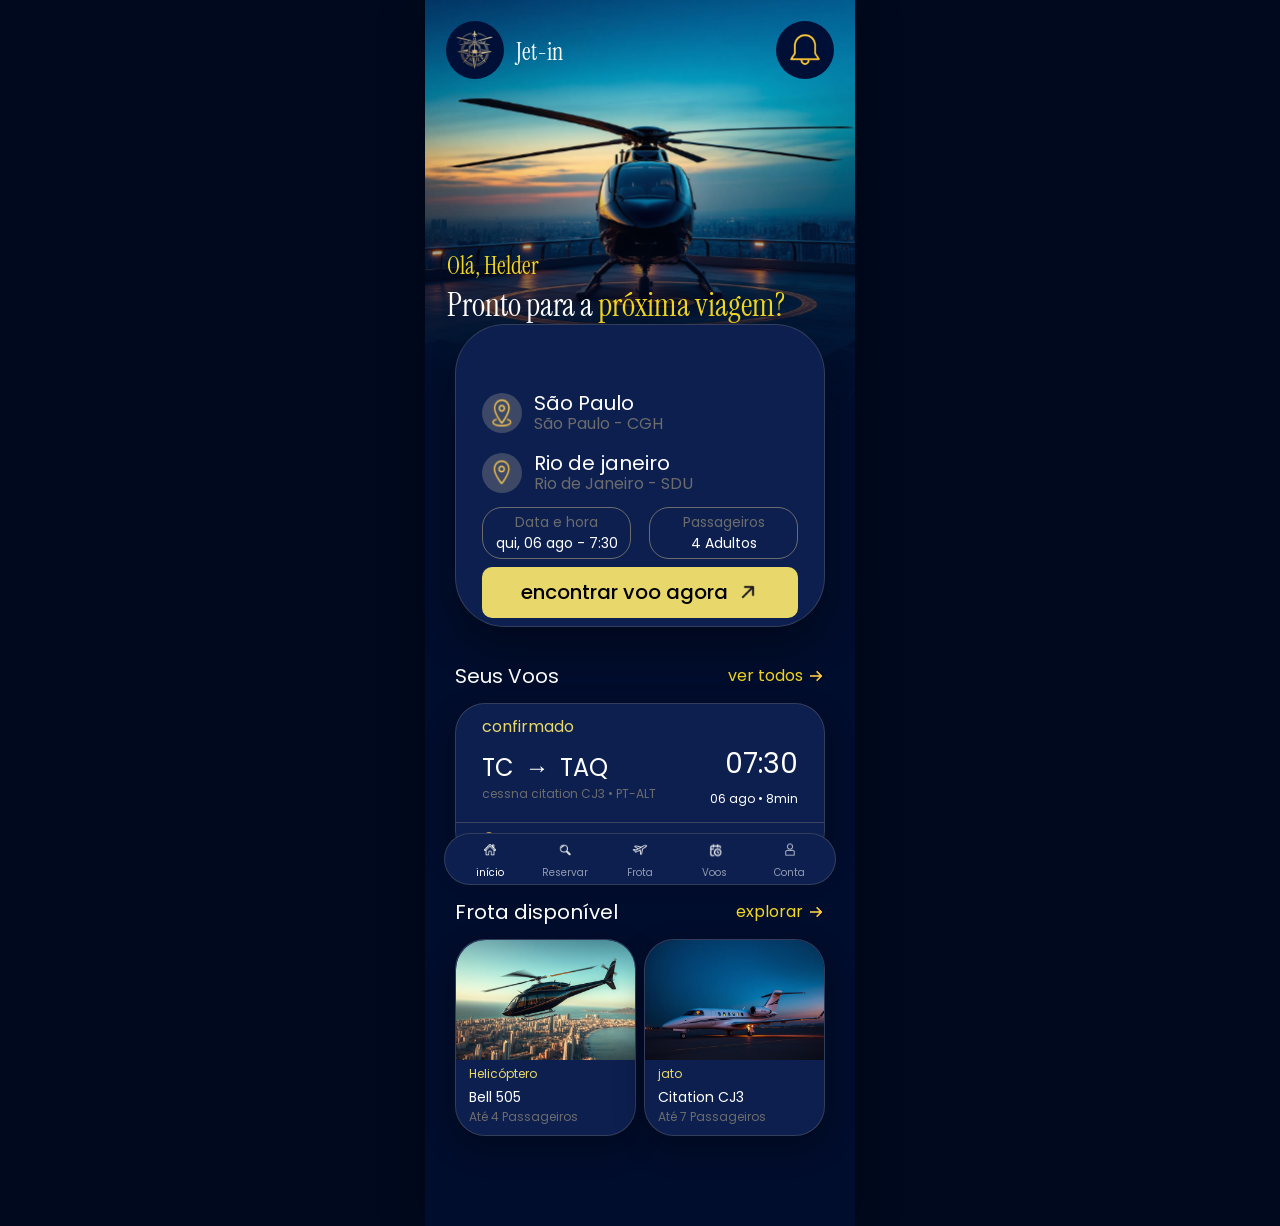
<file: index.html>
<!DOCTYPE html>
<html lang="pt-BR">
<head>
  <meta charset="UTF-8">
  <meta name="viewport" content="width=device-width, initial-scale=1.0">
  <title>Jet-in</title>
  <link rel="preconnect" href="https://fonts.googleapis.com">
  <link rel="preconnect" href="https://fonts.gstatic.com" crossorigin>
  <link href="https://fonts.googleapis.com/css2?family=Instrument+Serif&family=Poppins:wght@400;500&display=swap" rel="stylesheet">
  <link rel="stylesheet" href="CSS/style.css">
</head>
<body>
  <main class="aplicativo">

    <header class="barra-superior">
      <button class="botao-icone">
        <img src="imagens/logo.svg" alt="">
      </button>
      <span class="logo">Jet-in</span>
      <button class="botao-icone">
        <img src="imagens/notificacoes.svg" alt="Notificações">
      </button>
    </header>

    <section class="destaque">
      <div class="destaque-midia">
        <img class="destaque-imagem" src="imagens/principal.svg" alt="Helicóptero pousado em heliponto ao entardecer">
      </div>
      <div class="destaque-texto">
        <div class="saudacao">Olá, Helder</div>
        <h1>Pronto para a <span>próxima viagem?</span></h1>
      </div>
    </section>

    <section class="cartao-busca">
      <div class="linha-localizacao">
        <div class="icone-localizacao">
          <img src="imagens/origem.svg" alt="Ícone de localização de origem">
        </div>
        <div>
          <div class="nome-localizacao">São Paulo</div>
          <div class="codigo-localizacao">São Paulo - CGH</div>
        </div>
      </div>

      <div class="linha-localizacao">
        <div class="icone-localizacao">
          <img src="imagens/destino.svg" alt="Ícone de localização de destino">
        </div>
        <div>
          <div class="nome-localizacao">Rio de janeiro</div>
          <div class="codigo-localizacao">Rio de Janeiro - SDU</div>
        </div>
      </div>

      <div class="opcoes-busca">
        <div class="opcao">
          <span>Data e hora</span>
          <strong>qui, 06 ago - 7:30</strong>
        </div>
        <div class="opcao">
          <span>Passageiros</span>
          <strong>4 Adultos</strong>
        </div>
      </div>

      <a class="botao-busca" href="reserva.html">
        encontrar voo agora
        <img class="icone icone-seta" src="imagens/setacima.svg" alt="setacima">
      </a>
    </section>

    <section class="secao">
      <div class="titulo-secao">
        <h2>Seus Voos</h2>
        <a href="voos.html">ver todos <img class="icone-pequeno seta-dourada" src="imagens/setadourada.svg" alt="seta-dourada"></a>
      </div>

      <article class="cartao-voo">
        <div class="status-voo">confirmado</div>
        <div class="voo-principal">
          <div>
            <div class="rota">TC <span>→</span> TAQ</div>
            <div class="aeronave">cessna citation CJ3 • PT-ALT</div>
          </div>
          <div class="horario-voo">
            <strong>07:30</strong>
            <small>06 ago • 8min</small>
          </div>
        </div>
        <div class="rodape-voo">
          <span><img class="icone-pequeno" src="imagens/origem.svg" alt="origem"> Terminal VIP</span>
          <span><img class="icone-pequeno" src="imagens/cronometro.svg" alt="destino"> check-in 20min antes</span>
        </div>
      </article>
    </section>

    <section class="secao secao-frota">
      <div class="titulo-secao">
        <h2>Frota disponível</h2>
        <a href="frota.html">explorar <img class="icone-pequeno seta-dourada" src="imagens/setadourada.svg" alt="seta-dourada"></a>
      </div>

      <div class="frota">
        <article class="cartao-frota">
          <img src="imagens/bell.svg" alt="Helicóptero Bell 505">
          <div class="info-frota">
            <span class="tipo">Helicóptero</span>
            <strong>Bell 505</strong>
            <small>Até 4 Passageiros</small>
          </div>
        </article>

        <article class="cartao-frota">
          <img src="imagens/citation.svg" alt="Jato Citation CJ3">
          <div class="info-frota">
            <span class="tipo">jato</span>
            <strong>Citation CJ3</strong>
            <small>Até 7 Passageiros</small>
          </div>
        </article>
      </div>
    </section>

    <nav class="navegacao-inferior">
      <a class="ativo" href="index.html">
        <img class="icone" src="imagens/home.svg" alt="inicio">
        início
      </a>
      <a href="reserva.html">
        <img class="icone" src="imagens/reserva.svg" alt="reserva">
        Reservar
      </a>
      <a href="frota.html">
        <img class="icone" src="imagens/aviao.svg" alt="frota">
        Frota
      </a>
      <a href="voos.html">
        <img class="icone" src="imagens/voos.svg" alt="voos">
        Voos
      </a>
      <a href="conta.html">
        <img class="icone" src="imagens/conta.svg" alt="conta">
        Conta
      </a>
    </nav>

  </main>

</body>
</html>
</file>
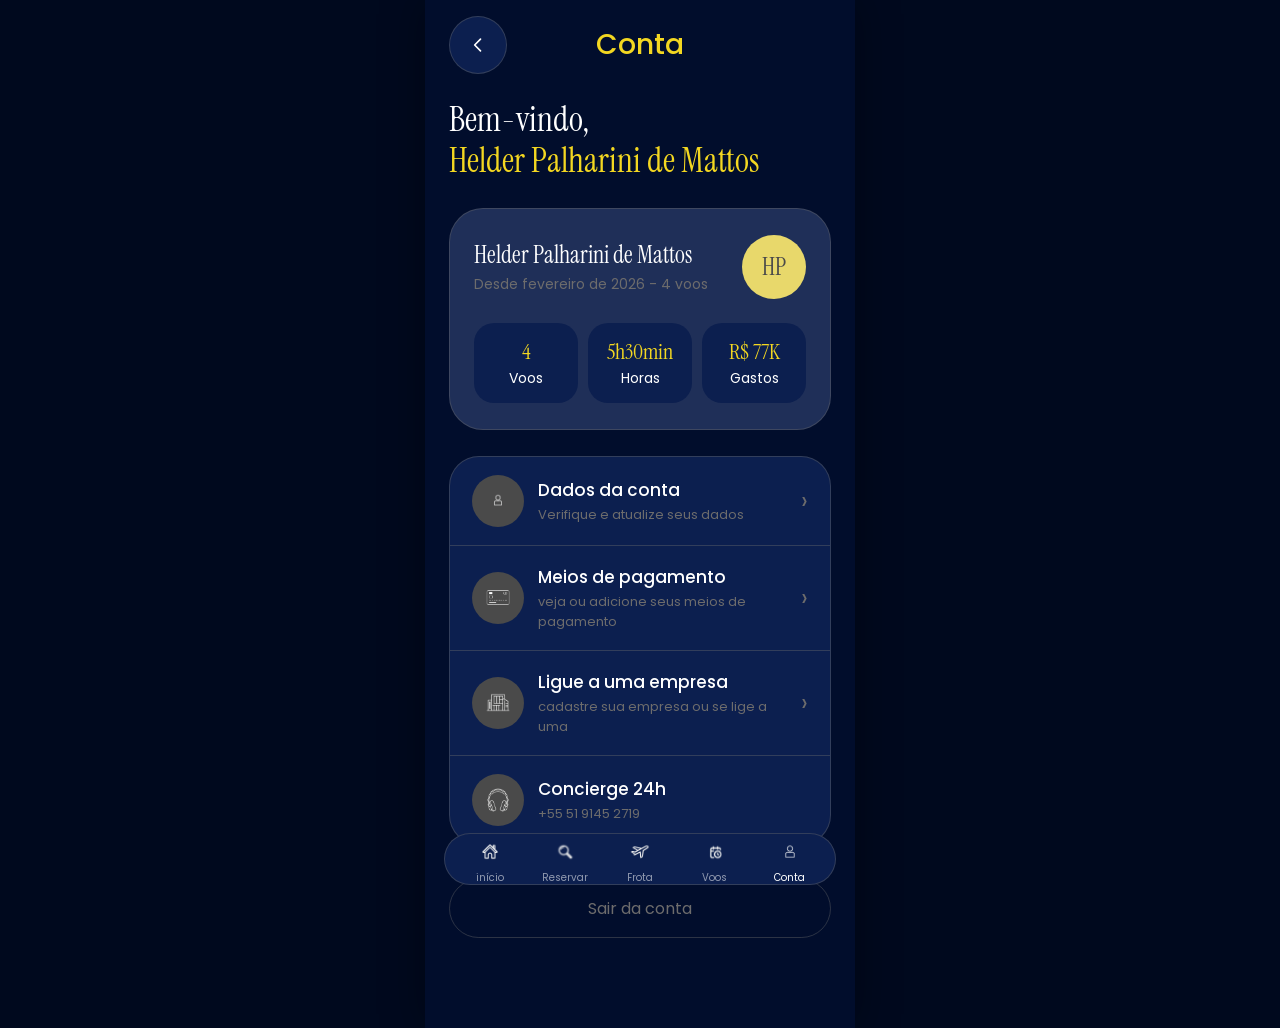
<file: conta.html>
<!DOCTYPE html>
<html lang="pt-BR">
<head>
  <meta charset="UTF-8">
  <meta name="viewport" content="width=device-width, initial-scale=1.0">
  <title>Jet-in — Conta</title>
  <link rel="preconnect" href="https://fonts.googleapis.com">
  <link rel="preconnect" href="https://fonts.gstatic.com" crossorigin>
  <link href="https://fonts.googleapis.com/css2?family=Instrument+Serif&family=Poppins:wght@400;500&display=swap" rel="stylesheet">
  <link rel="stylesheet" href="CSS/conta.css">
</head>
<body>
  <main class="aplicativo">

    <header class="cabecalho-pagina">
      <a class="botao-voltar" href="index.html">
        <img src="imagens/voltar.svg" alt="Voltar">
      </a>
      <span class="titulo-pagina-conta">Conta</span>
    </header>

    <section class="boasvindas-conta">
      <h1>Bem-vindo,<br><span>Helder Palharini de Mattos</span></h1>
    </section>

    <section class="cartao-perfil">
      <div class="perfil-cabecalho">
        <div>
          <div class="nome-perfil">Helder Palharini de Mattos</div>
          <div class="detalhe-perfil">Desde fevereiro de 2026 - 4 voos</div>
        </div>
        <div class="avatar-perfil">HP</div>
      </div>

      <div class="estatisticas-perfil">
        <div class="estatistica">
          <strong>4</strong>
          <span>Voos</span>
        </div>
        <div class="estatistica">
          <strong>5h30min</strong>
          <span>Horas</span>
        </div>
        <div class="estatistica">
          <strong>R$ 77K</strong>
          <span>Gastos</span>
        </div>
      </div>
    </section>

    <section class="lista-conta">
      <button class="item-conta">
        <div class="icone-item">
          <img src="imagens/conta.svg" alt="">
        </div>
        <div class="texto-item">
          <strong>Dados da conta</strong>
          <span>Verifique e atualize seus dados</span>
        </div>
        <span class="seta-item">›</span>
      </button>

      <button class="item-conta">
        <div class="icone-item">
          <img src="imagens/cartao.svg" alt="">
        </div>
        <div class="texto-item">
          <strong>Meios de pagamento</strong>
          <span>veja ou adicione seus meios de pagamento</span>
        </div>
        <span class="seta-item">›</span>
      </button>

      <button class="item-conta">
        <div class="icone-item">
          <img src="imagens/predio.svg" alt="">
        </div>
        <div class="texto-item">
          <strong>Ligue a uma empresa</strong>
          <span>cadastre sua empresa ou se lige a uma</span>
        </div>
        <span class="seta-item">›</span>
      </button>

      <div class="item-conta item-info">
        <div class="icone-item">
          <img src="imagens/headphone.svg" alt="">
        </div>
        <div class="texto-item">
          <strong>Concierge 24h</strong>
          <span>+55 51 9145 2719</span>
        </div>
      </div>
    </section>

    <button class="botao-sair">Sair da conta</button>

    <nav class="navegacao-inferior">
      <a href="index.html">
        <img class="icone" src="imagens/home.svg" alt="">
        início
      </a>
      <a href="reserva.html">
        <img class="icone" src="imagens/reserva.svg" alt="">
        Reservar
      </a>
      <a href="frota.html">
        <img class="icone" src="imagens/aviao.svg" alt="">
        Frota
      </a>
      <a href="voos.html">
        <img class="icone" src="imagens/voos.svg" alt="">
        Voos
      </a>
      <a class="ativo" href="conta.html">
        <img class="icone" src="imagens/conta.svg" alt="">
        Conta
      </a>
    </nav>

  </main>
</body>
</html>
</file>
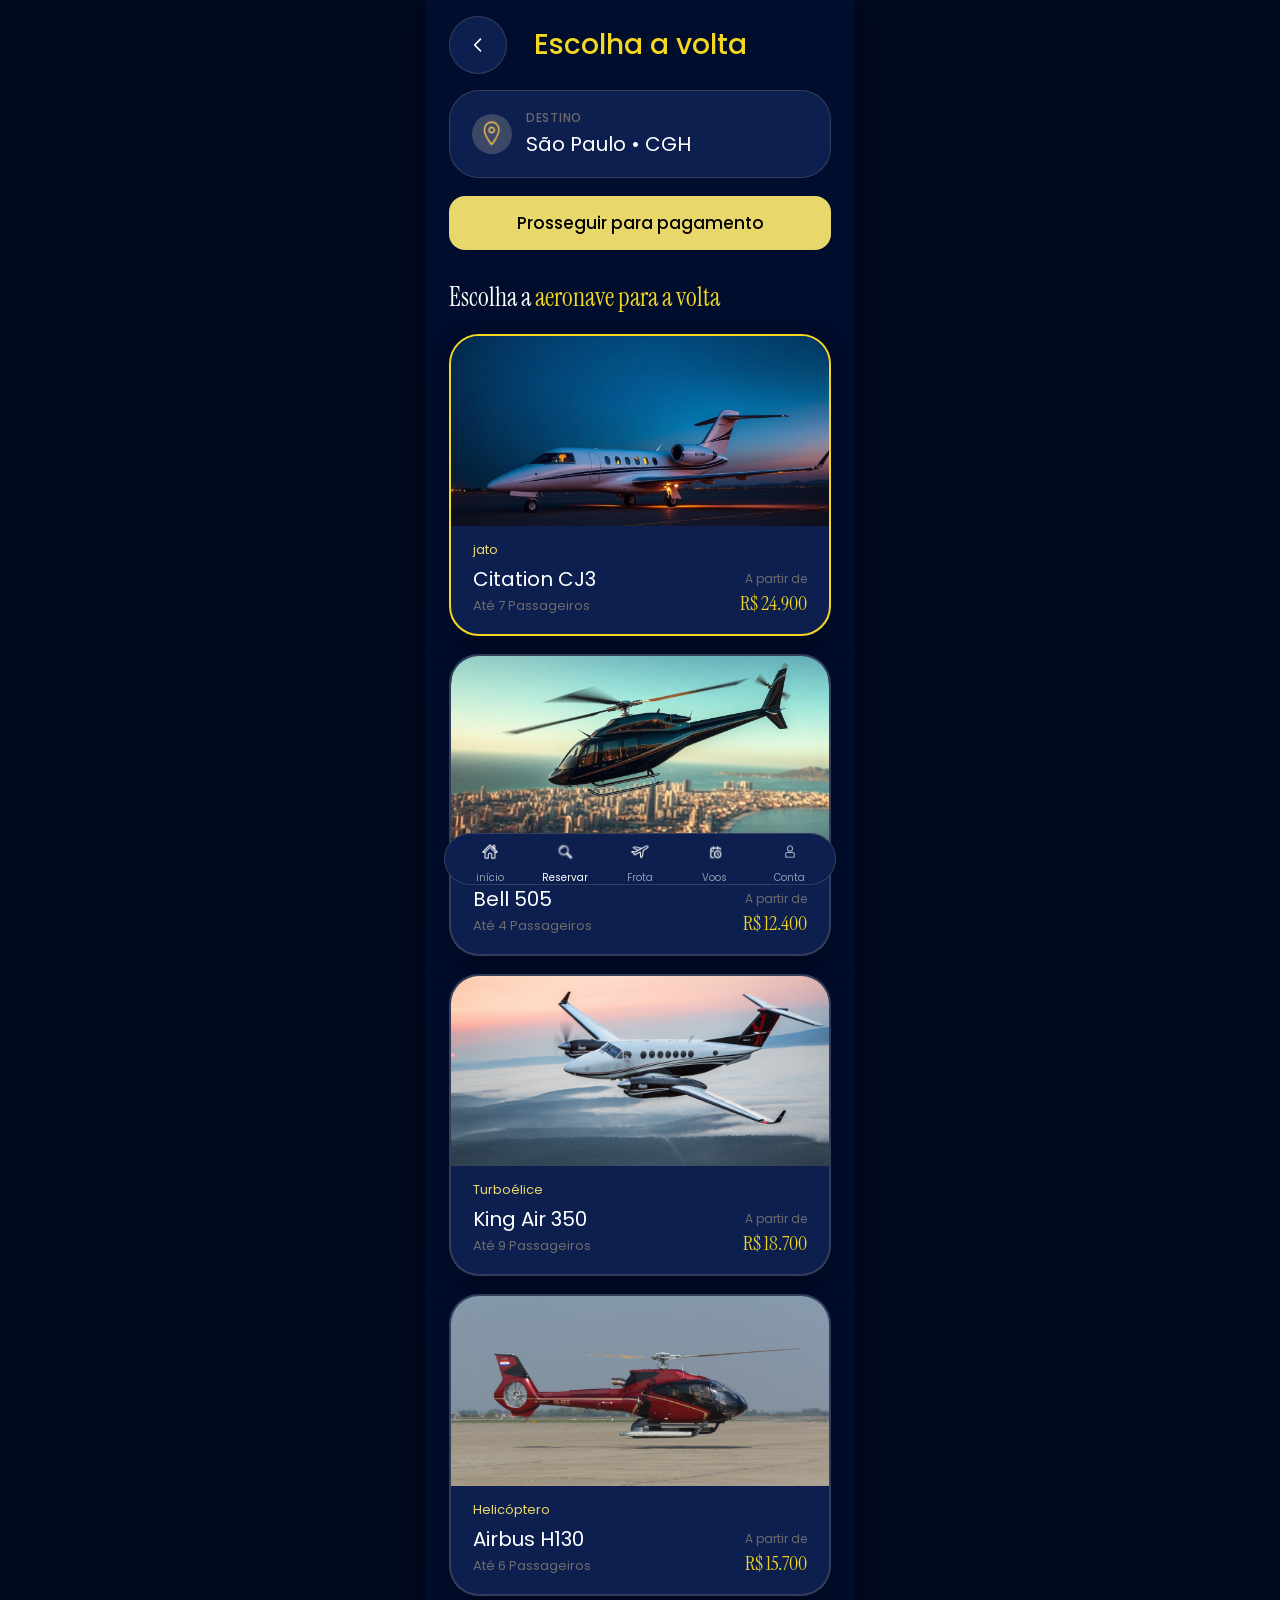
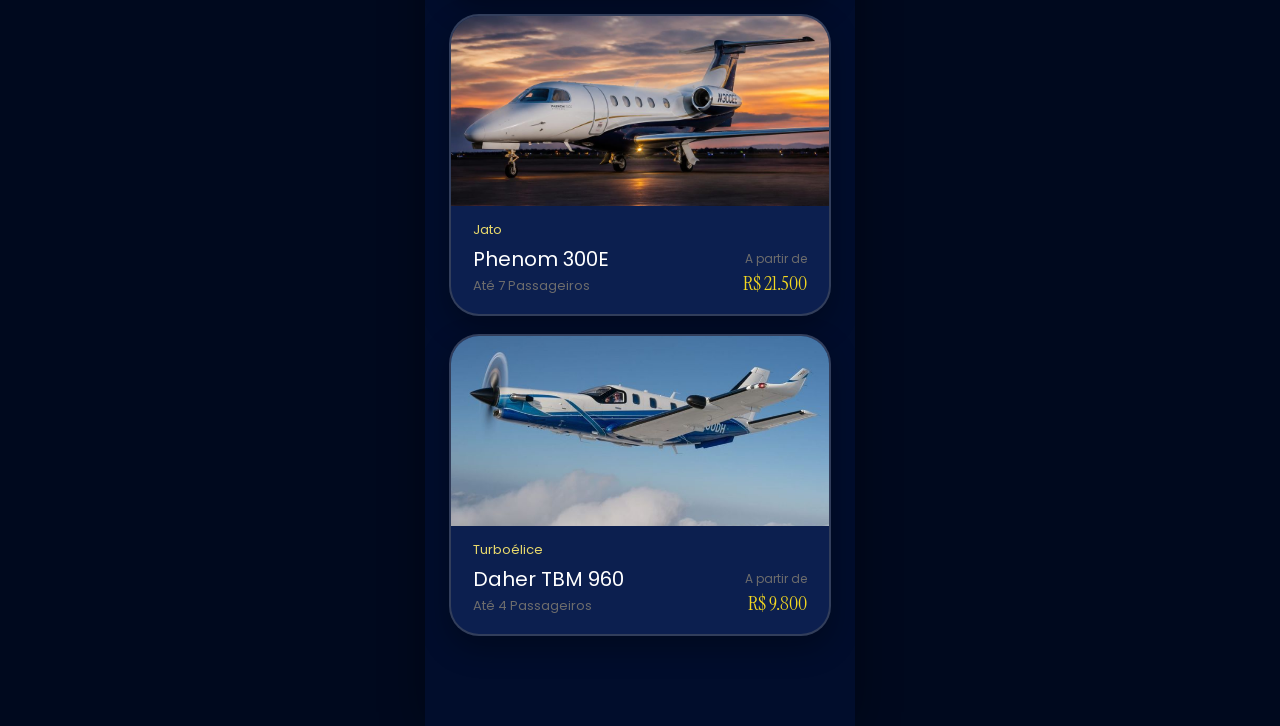
<file: escolher-volta.html>
<!DOCTYPE html>
<html lang="pt-BR">
<head>
  <meta charset="UTF-8">
  <meta name="viewport" content="width=device-width, initial-scale=1.0">
  <title>Jet-in — Escolha a volta</title>
  <link rel="preconnect" href="https://fonts.googleapis.com">
  <link rel="preconnect" href="https://fonts.gstatic.com" crossorigin>
  <link href="https://fonts.googleapis.com/css2?family=Instrument+Serif&family=Poppins:wght@400;500&display=swap" rel="stylesheet">
  <link rel="stylesheet" href="CSS/escolher-volta.css">
</head>
<body>
  <main class="aplicativo">

    <header class="cabecalho-pagina">
      <a class="botao-voltar" href="selecionar-aeronave.html">
        <img src="imagens/voltar.svg" alt="Voltar">
      </a>
      <span class="titulo-pagina-volta">Escolha a volta</span>
    </header>

    <section class="cartao-destino">
      <div class="icone-localizacao">
        <img src="imagens/destino.svg" alt="Ícone de localização de destino">
      </div>
      <div>
        <div class="rotulo-destino">Destino</div>
        <div class="valor-destino">São Paulo • CGH</div>
      </div>
    </section>

    <a class="botao-pagamento" href="pagamento.html">Prosseguir para pagamento</a>

    <div class="titulo-selecao-volta">
      <h1>Escolha a <span>aeronave para a volta</span></h1>
    </div>

    <section class="lista-selecao">
      <a class="cartao-selecao selecionado" href="#">
        <img src="imagens/citation.svg" alt="Jato Citation CJ3">
        <div class="info-selecao">
          <div>
            <span class="tipo">jato</span>
            <strong>Citation CJ3</strong>
            <small>Até 7 Passageiros</small>
          </div>
          <div class="preco-selecao">
            <span>A partir de</span>
            <strong>R$ 24.900</strong>
          </div>
        </div>
      </a>

      <a class="cartao-selecao" href="#">
        <img src="imagens/bell.svg" alt="Helicóptero Bell 505">
        <div class="info-selecao">
          <div>
            <span class="tipo">Helicóptero</span>
            <strong>Bell 505</strong>
            <small>Até 4 Passageiros</small>
          </div>
          <div class="preco-selecao">
            <span>A partir de</span>
            <strong>R$ 12.400</strong>
          </div>
        </div>
      </a>

      <a class="cartao-selecao" href="#">
        <img src="imagens/kingair350.svg" alt="Turboélice King Air 350">
        <div class="info-selecao">
          <div>
            <span class="tipo">Turboélice</span>
            <strong>King Air 350</strong>
            <small>Até 9 Passageiros</small>
          </div>
          <div class="preco-selecao">
            <span>A partir de</span>
            <strong>R$ 18.700</strong>
          </div>
        </div>
      </a>

      <a class="cartao-selecao" href="#">
        <img src="imagens/airbush130.svg" alt="Helicóptero Airbus H130">
        <div class="info-selecao">
          <div>
            <span class="tipo">Helicóptero</span>
            <strong>Airbus H130</strong>
            <small>Até 6 Passageiros</small>
          </div>
          <div class="preco-selecao">
            <span>A partir de</span>
            <strong>R$ 15.700</strong>
          </div>
        </div>
      </a>

      <a class="cartao-selecao" href="#">
        <img src="imagens/phenom300e.svg" alt="Jato Phenom 300E">
        <div class="info-selecao">
          <div>
            <span class="tipo">Jato</span>
            <strong>Phenom 300E</strong>
            <small>Até 7 Passageiros</small>
          </div>
          <div class="preco-selecao">
            <span>A partir de</span>
            <strong>R$ 21.500</strong>
          </div>
        </div>
      </a>

      <a class="cartao-selecao" href="#">
        <img src="imagens/dahertbm960.svg" alt="Turboélice Daher TBM 960">
        <div class="info-selecao">
          <div>
            <span class="tipo">Turboélice</span>
            <strong>Daher TBM 960</strong>
            <small>Até 4 Passageiros</small>
          </div>
          <div class="preco-selecao">
            <span>A partir de</span>
            <strong>R$ 9.800</strong>
          </div>
        </div>
      </a>
    </section>

    <nav class="navegacao-inferior">
      <a href="index.html">
        <img class="icone" src="imagens/home.svg" alt="">
        início
      </a>
      <a class="ativo" href="reserva.html">
        <img class="icone" src="imagens/reserva.svg" alt="">
        Reservar
      </a>
      <a href="frota.html">
        <img class="icone" src="imagens/aviao.svg" alt="">
        Frota
      </a>
      <a href="voos.html">
        <img class="icone" src="imagens/voos.svg" alt="">
        Voos
      </a>
      <a href="conta.html">
        <img class="icone" src="imagens/conta.svg" alt="">
        Conta
      </a>
    </nav>

  </main>
</body>
</html>
</file>
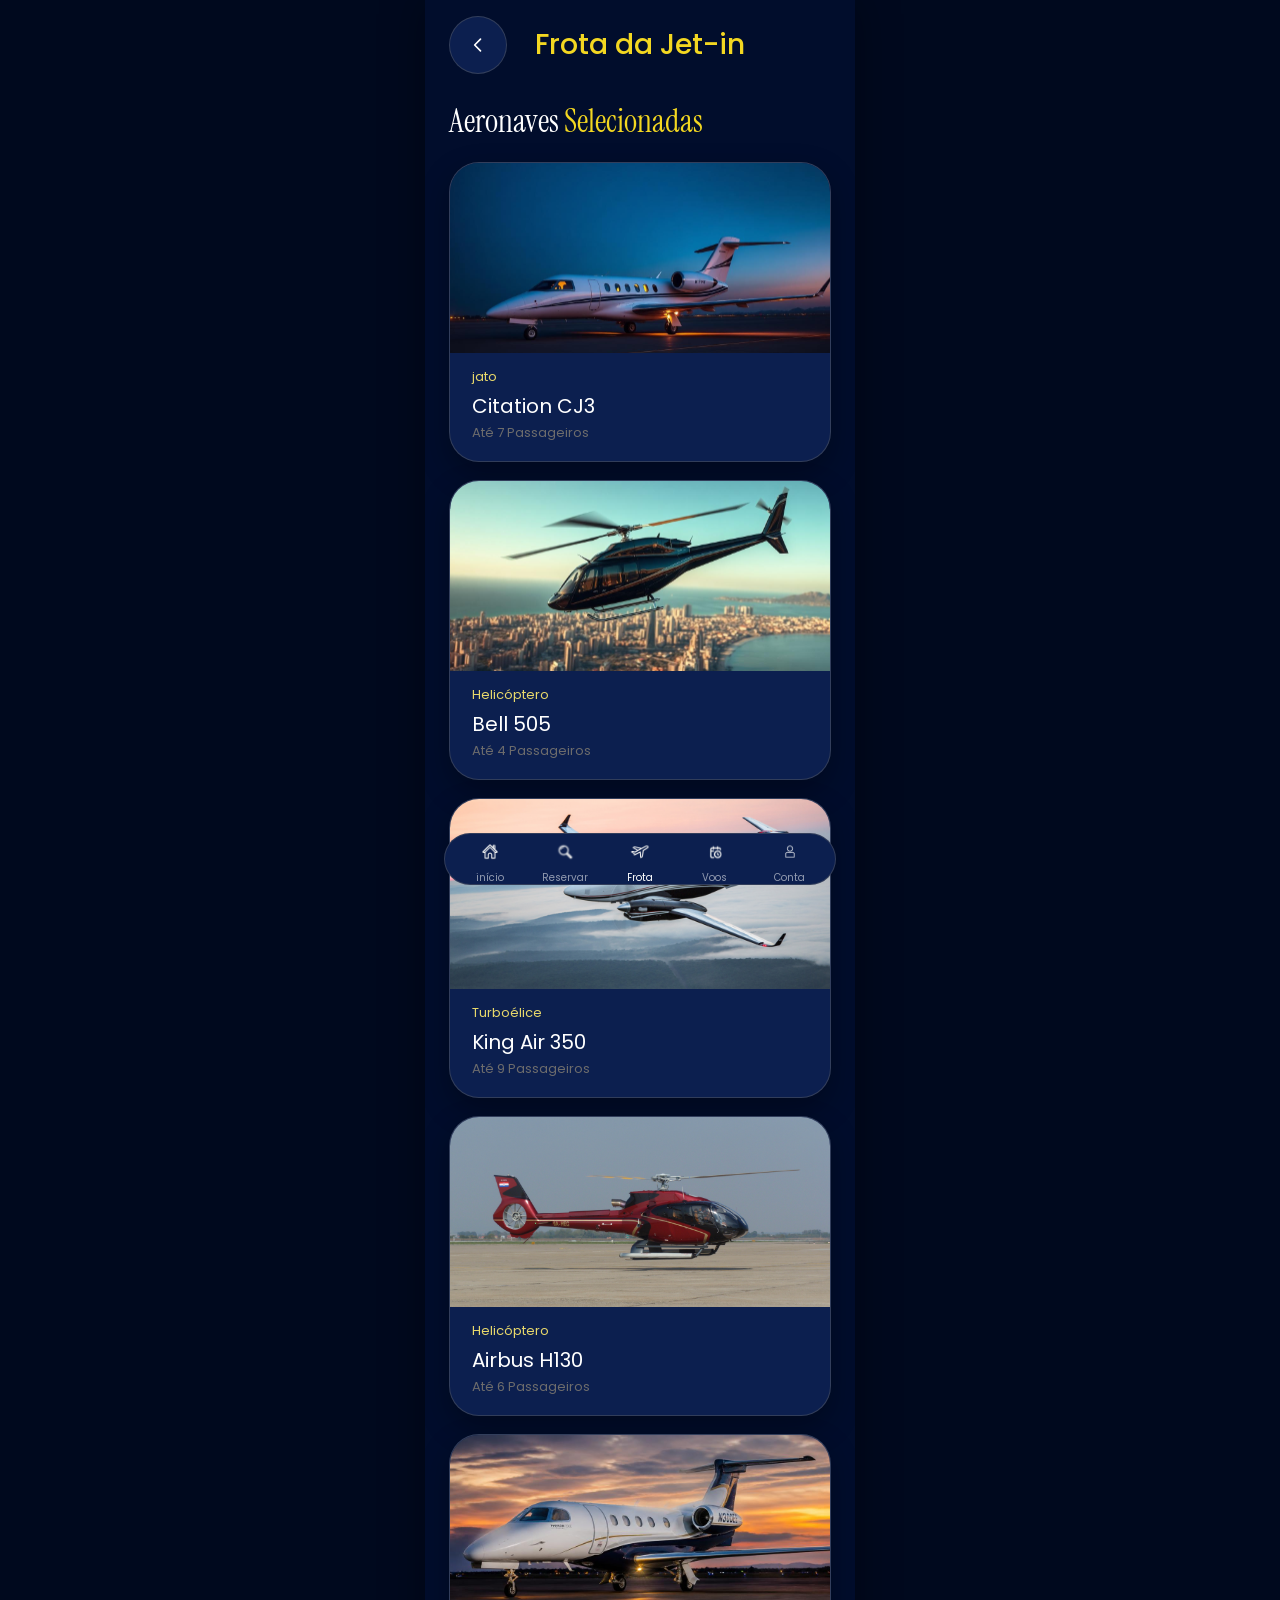
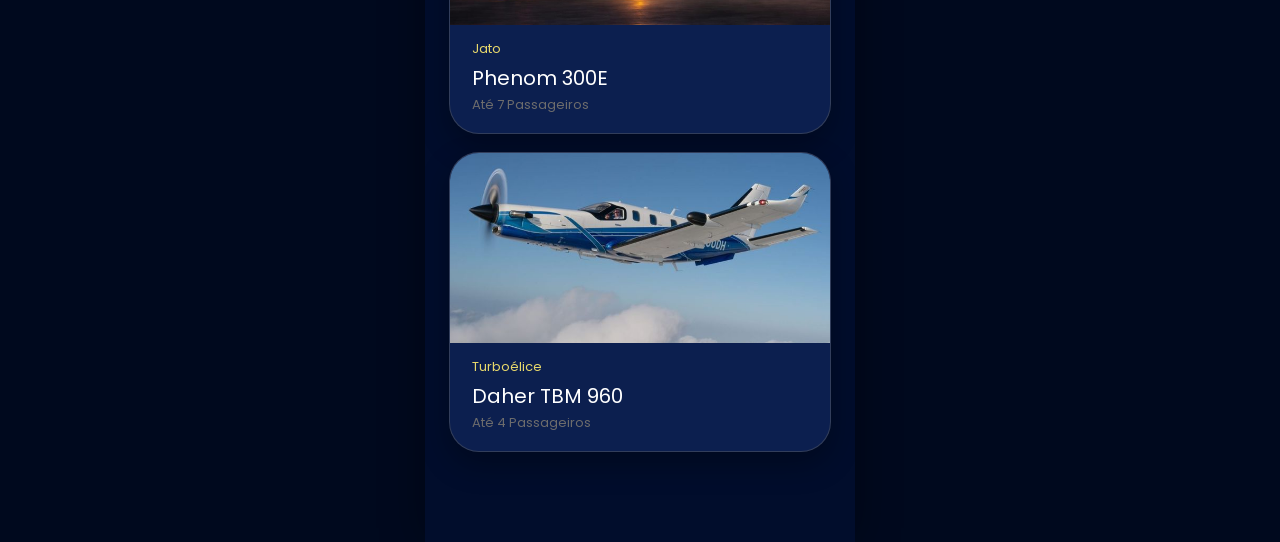
<file: frota.html>
<!DOCTYPE html>
<html lang="pt-BR">
<head>
  <meta charset="UTF-8">
  <meta name="viewport" content="width=device-width, initial-scale=1.0">
  <title>Jet-in — Frota</title>
  <link rel="preconnect" href="https://fonts.googleapis.com">
  <link rel="preconnect" href="https://fonts.gstatic.com" crossorigin>
  <link href="https://fonts.googleapis.com/css2?family=Instrument+Serif&family=Poppins:wght@400;500&display=swap" rel="stylesheet">
  <link rel="stylesheet" href="CSS/frota.css">
</head>
<body>
  <main class="aplicativo">

    <header class="cabecalho-pagina">
      <a class="botao-voltar" href="index.html">
        <img src="imagens/voltar.svg" alt="Voltar">
      </a>
      <span class="titulo-pagina-frota">Frota da Jet-in</span>
    </header>

    <section class="introducao-frota">
      <h1>Aeronaves <span>Selecionadas</span></h1>
    </section>

    <section class="lista-frota">
      <article class="cartao-aeronave-lista">
        <img src="imagens/citation.svg" alt="Jato Citation CJ3">
        <div class="info-aeronave-lista">
          <span class="tipo">jato</span>
          <strong>Citation CJ3</strong>
          <small>Até 7 Passageiros</small>
        </div>
      </article>

      <article class="cartao-aeronave-lista">
        <img src="imagens/bell.svg" alt="Helicóptero Bell 505">
        <div class="info-aeronave-lista">
          <span class="tipo">Helicóptero</span>
          <strong>Bell 505</strong>
          <small>Até 4 Passageiros</small>
        </div>
      </article>

      <article class="cartao-aeronave-lista">
        <img src="imagens/kingair350.svg" alt="Turboélice King Air 350">
        <div class="info-aeronave-lista">
          <span class="tipo">Turboélice</span>
          <strong>King Air 350</strong>
          <small>Até 9 Passageiros</small>
        </div>
      </article>

      <article class="cartao-aeronave-lista">
        <img src="imagens/airbush130.svg" alt="Helicóptero Airbus H130">
        <div class="info-aeronave-lista">
          <span class="tipo">Helicóptero</span>
          <strong>Airbus H130</strong>
          <small>Até 6 Passageiros</small>
        </div>
      </article>

      <article class="cartao-aeronave-lista">
        <img src="imagens/phenom300e.svg" alt="Jato Phenom 300E">
        <div class="info-aeronave-lista">
          <span class="tipo">Jato</span>
          <strong>Phenom 300E</strong>
          <small>Até 7 Passageiros</small>
        </div>
      </article>

      <article class="cartao-aeronave-lista">
        <img src="imagens/dahertbm960.svg" alt="Turboélice Daher TBM 960">
        <div class="info-aeronave-lista">
          <span class="tipo">Turboélice</span>
          <strong>Daher TBM 960</strong>
          <small>Até 4 Passageiros</small>
        </div>
      </article>
    </section>

    <nav class="navegacao-inferior">
      <a href="index.html">
        <img class="icone" src="imagens/home.svg" alt="">
        início
      </a>
      <a href="reserva.html">
        <img class="icone" src="imagens/reserva.svg" alt="">
        Reservar
      </a>
      <a class="ativo" href="frota.html">
        <img class="icone" src="imagens/aviao.svg" alt="">
        Frota
      </a>
      <a href="voos.html">
        <img class="icone" src="imagens/voos.svg" alt="">
        Voos
      </a>
      <a href="conta.html">
        <img class="icone" src="imagens/conta.svg" alt="">
        Conta
      </a>
    </nav>

  </main>
</body>
</html>
</file>
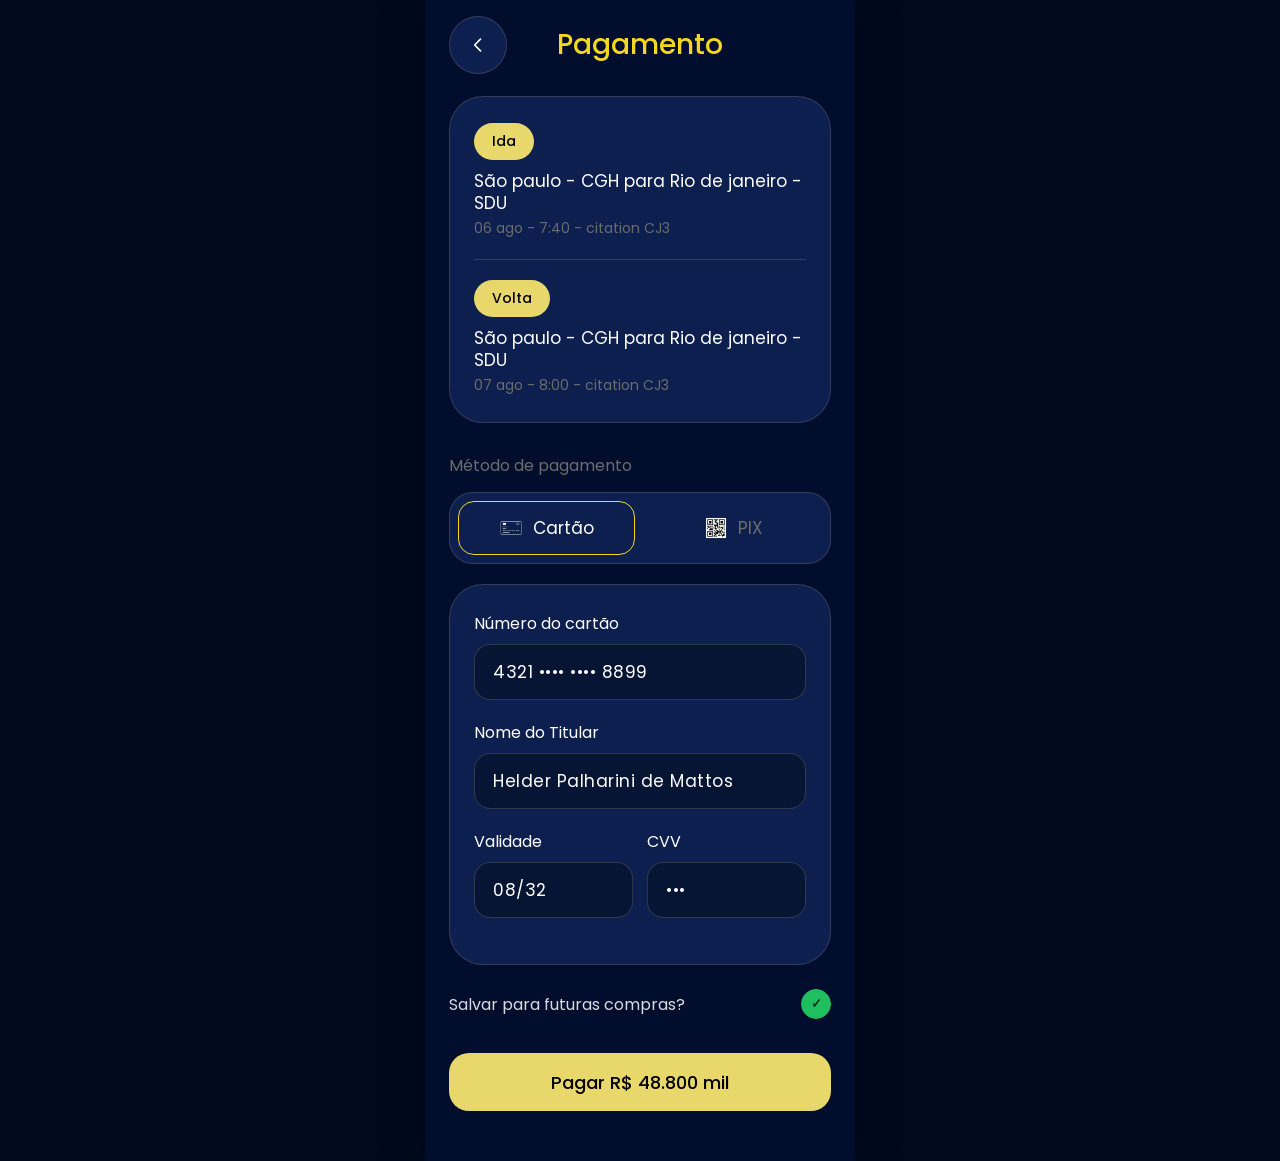
<file: pagamento.html>
<!DOCTYPE html>
<html lang="pt-BR">
<head>
  <meta charset="UTF-8">
  <meta name="viewport" content="width=device-width, initial-scale=1.0">
  <title>Jet-in — Pagamento</title>
  <link rel="preconnect" href="https://fonts.googleapis.com">
  <link rel="preconnect" href="https://fonts.gstatic.com" crossorigin>
  <link href="https://fonts.googleapis.com/css2?family=Instrument+Serif&family=Poppins:wght@400;500&display=swap" rel="stylesheet">
  <link rel="stylesheet" href="CSS/pagamento.css">
</head>
<body>
  <main class="aplicativo">

    <header class="cabecalho-pagina">
      <a class="botao-voltar" href="escolher-volta.html">
        <img src="imagens/voltar.svg" alt="Voltar">
      </a>
      <span class="titulo-pagina-pagamento">Pagamento</span>
    </header>

    <section class="cartao-resumo-pagamento">
      <div class="trecho-pagamento">
        <span class="selo-trecho">Ida</span>
        <div class="rota-pagamento">São paulo - CGH para Rio de janeiro - SDU</div>
        <div class="detalhe-pagamento">06 ago - 7:40 - citation CJ3</div>
      </div>

      <div class="trecho-pagamento">
        <span class="selo-trecho">Volta</span>
        <div class="rota-pagamento">São paulo - CGH para Rio de janeiro - SDU</div>
        <div class="detalhe-pagamento">07 ago - 8:00 - citation CJ3</div>
      </div>
    </section>

    <div class="titulo-metodo">Método de pagamento</div>
    <div class="selecao-metodo">
      <button class="metodo-item selecionado">
        <img src="imagens/cartao.svg" alt="">
        Cartão
      </button>
      <button class="metodo-item">
        <img src="imagens/pix.svg" alt="">
        PIX
      </button>
    </div>

    <section class="cartao-formulario">
      <div class="campo-formulario">
        <label for="numero-cartao">Número do cartão</label>
        <input type="text" id="numero-cartao" value="4321 •••• •••• 8899">
      </div>

      <div class="campo-formulario">
        <label for="nome-titular">Nome do Titular</label>
        <input type="text" id="nome-titular" value="Helder Palharini de Mattos">
      </div>

      <div class="linha-dupla">
        <div class="campo-formulario">
          <label for="validade-cartao">Validade</label>
          <input type="text" id="validade-cartao" value="08/32">
        </div>
        <div class="campo-formulario">
          <label for="cvv-cartao">CVV</label>
          <input type="password" id="cvv-cartao" value="123">
        </div>
      </div>
    </section>

    <div class="linha-salvar">
      <span>Salvar para futuras compras?</span>
      <button class="interruptor ativo">
        <span class="icone-check">✓</span>
      </button>
    </div>

    <button class="botao-pagar">Pagar R$ 48.800 mil</button>

  </main>
</body>
</html>
</file>
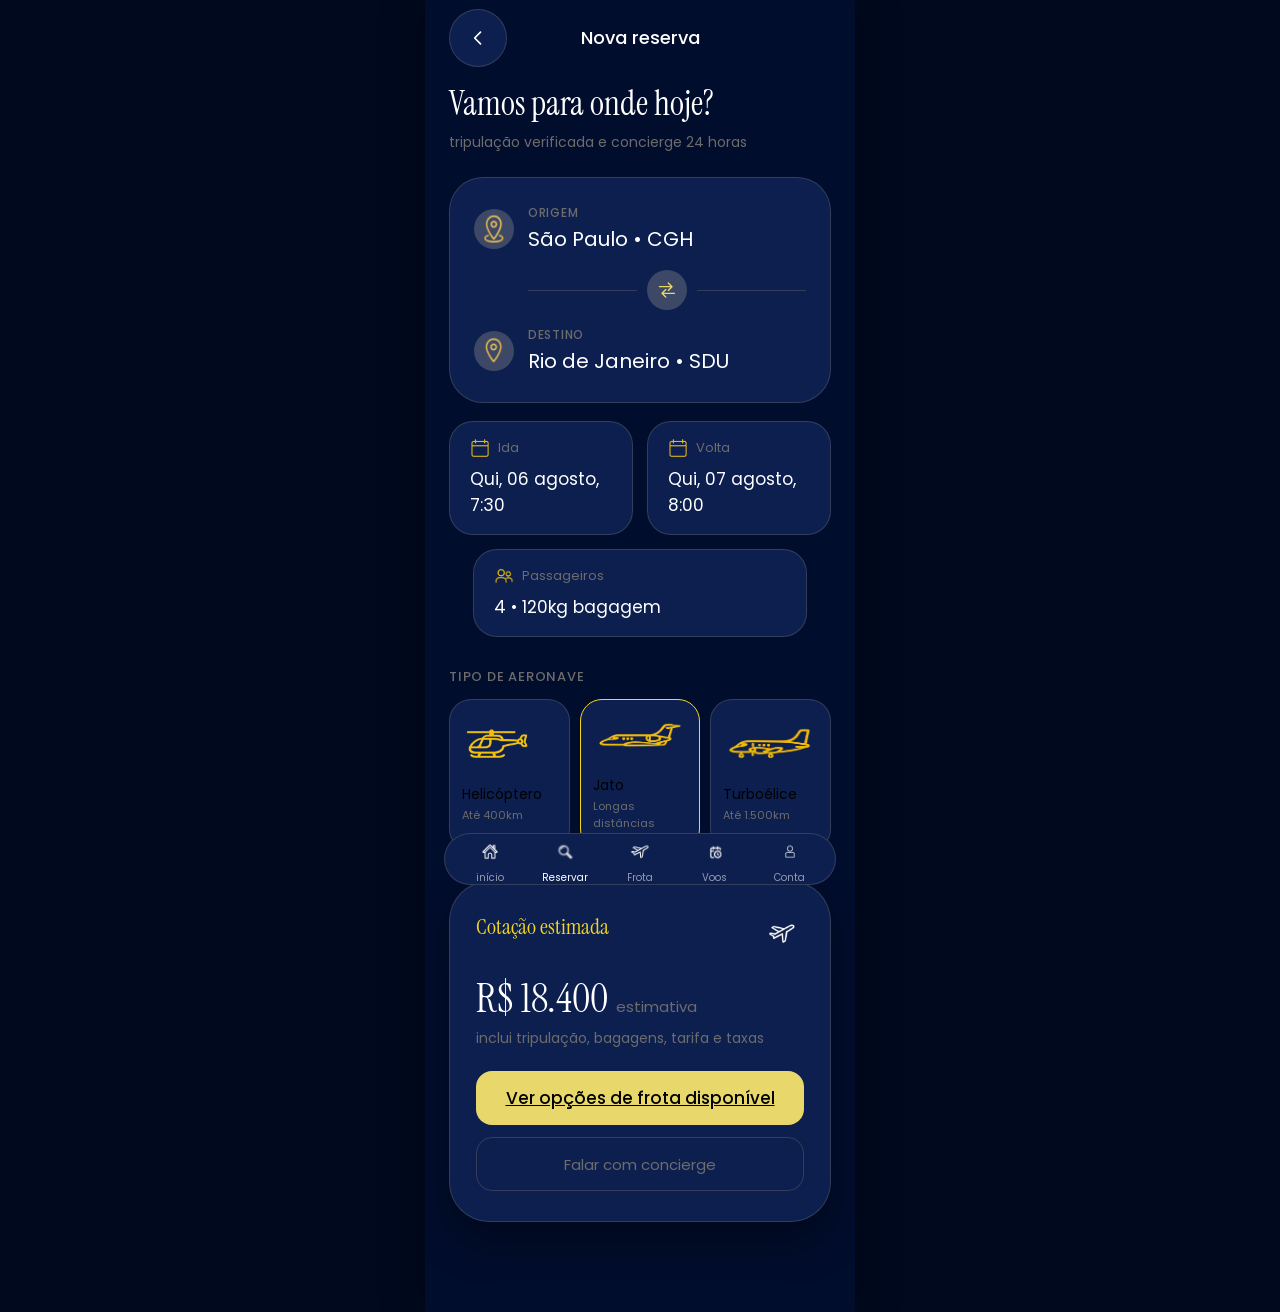
<file: reserva.html>
<!DOCTYPE html>
<html lang="pt-BR">
<head>
  <meta charset="UTF-8">
  <meta name="viewport" content="width=device-width, initial-scale=1.0">
  <title>Jet-in — Nova reserva</title>
  <link rel="preconnect" href="https://fonts.googleapis.com">
  <link rel="preconnect" href="https://fonts.gstatic.com" crossorigin>
  <link href="https://fonts.googleapis.com/css2?family=Instrument+Serif&family=Poppins:wght@400;500&display=swap" rel="stylesheet">
  <link rel="stylesheet" href="CSS/reserva.css">
</head>
<body>
  <main class="aplicativo">

    <header class="cabecalho-pagina">
      <a class="botao-voltar" href="index.html">
        <img src="imagens/voltar.svg" alt="Voltar">
      </a>
      <span class="titulo-pagina">Nova reserva</span>
    </header>

    <section class="cabecalho-busca">
      <h1>Vamos para onde hoje?</h1>
      <p>tripulação verificada e concierge 24 horas</p>
    </section>

    <section class="cartao-rota">
      <div class="linha-rota">
        <div class="icone-localizacao">
          <img src="imagens/origem.svg" alt="Ícone de localização de origem">
        </div>
        <div>
          <div class="rotulo-rota">Origem</div>
          <div class="valor-rota">São Paulo • CGH</div>
        </div>
      </div>

      <div class="divisor-rota">
        <span></span>
        <button class="botao-trocar" aria-label="Trocar origem e destino">
          <img src="imagens/trocar.svg" alt="">
        </button>
        <span></span>
      </div>

      <div class="linha-rota">
        <div class="icone-localizacao">
          <img src="imagens/destino.svg" alt="Ícone de localização de destino">
        </div>
        <div>
          <div class="rotulo-rota">Destino</div>
          <div class="valor-rota">Rio de Janeiro • SDU</div>
        </div>
      </div>
    </section>

    <div class="grade-datas">
      <div class="cartao-data">
        <div class="rotulo-caixa">
          <img src="imagens/data.svg" alt="">
          Ida
        </div>
        <div class="valor-caixa">Qui, 06 agosto, 7:30</div>
      </div>

      <div class="cartao-data">
        <div class="rotulo-caixa">
          <img src="imagens/data.svg" alt="data">
          Volta
        </div>
        <div class="valor-caixa">Qui, 07 agosto, 8:00</div>
      </div>
    </div>

    <div class="cartao-passageiros">
      <div class="rotulo-caixa">
        <img src="imagens/passageiros.svg" alt="">
        Passageiros
      </div>
      <div class="valor-caixa">4 • 120kg bagagem</div>
    </div>

    <div class="titulo-aeronave">Tipo de aeronave</div>
    <div class="grade-aeronaves">
      <button class="cartao-aeronave">
        <img src="imagens/helicoptero.svg" alt="Helicóptero">
        <strong>Helicóptero</strong>
        <small>Até 400km</small>
      </button>

      <button class="cartao-aeronave selecionado">
        <img src="imagens/jato.svg" alt="Jato">
        <strong>Jato</strong>
        <small>Longas distâncias</small>
      </button>

      <button class="cartao-aeronave">
        <img src="imagens/turboelice.svg" alt="Turboélice">
        <strong>Turboélice</strong>
        <small>Até 1.500km</small>
      </button>
    </div>

    <section class="cartao-cotacao">
      <div class="cotacao-cabecalho">
        <h2 class="titulo-cotacao">Cotação estimada</h2>
        <img class="icone-decolagem" src="imagens/aviao.svg" alt="">
      </div>
      <div class="preco-cotacao">R$ 18.400<span>estimativa</span></div>
      <p class="detalhe-cotacao">inclui tripulação, bagagens, tarifa e taxas</p>
      <a class="botao-primario" href="selecionar-aeronave.html">Ver opções de frota disponível</a>
      <button class="botao-secundario">Falar com concierge</button>
    </section>

    <nav class="navegacao-inferior">
      <a href="index.html">
        <img class="icone" src="imagens/home.svg" alt="">
        início
      </a>
      <a class="ativo" href="reserva.html">
        <img class="icone" src="imagens/reserva.svg" alt="">
        Reservar
      </a>
      <a href="frota.html">
        <img class="icone" src="imagens/aviao.svg" alt="">
        Frota
      </a>
      <a href="voos.html">
        <img class="icone" src="imagens/voos.svg" alt="">
        Voos
      </a>
      <a href="conta.html">
        <img class="icone" src="imagens/conta.svg" alt="">
        Conta
      </a>
    </nav>

  </main>
</body>
</html>
</file>
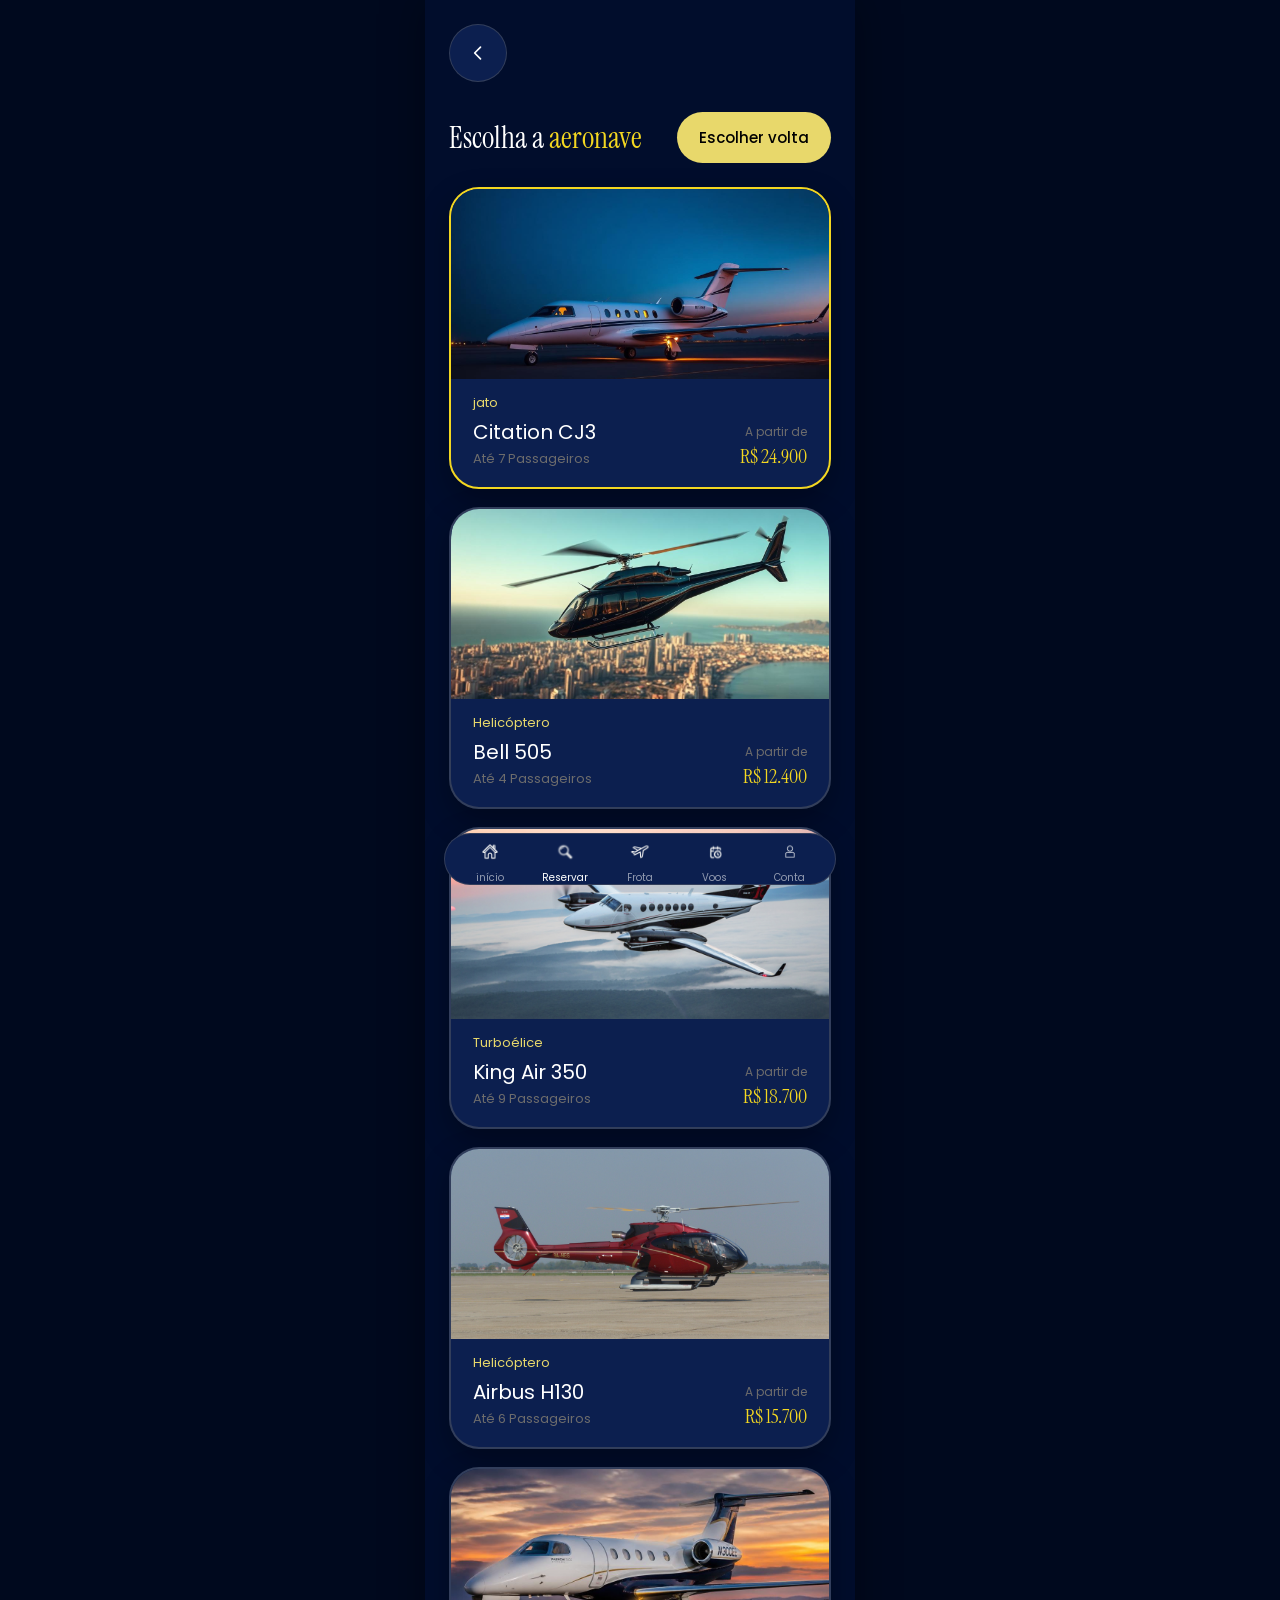
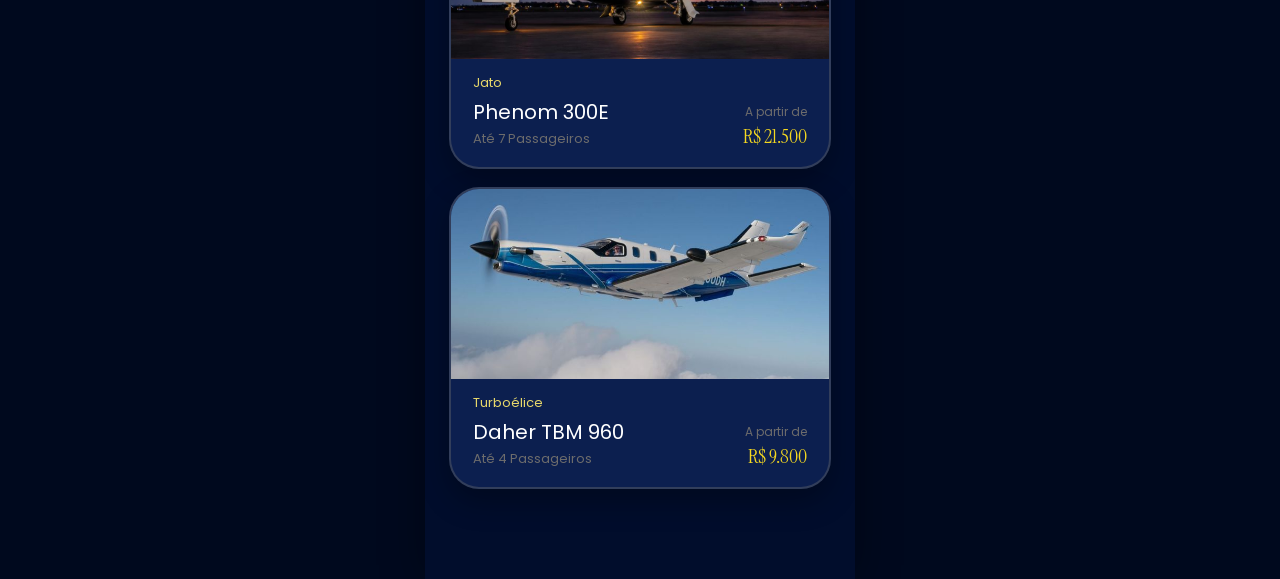
<file: selecionar-aeronave.html>
<!DOCTYPE html>
<html lang="pt-BR">
<head>
  <meta charset="UTF-8">
  <meta name="viewport" content="width=device-width, initial-scale=1.0">
  <title>Jet-in — Escolha a aeronave</title>
  <link rel="preconnect" href="https://fonts.googleapis.com">
  <link rel="preconnect" href="https://fonts.gstatic.com" crossorigin>
  <link href="https://fonts.googleapis.com/css2?family=Instrument+Serif&family=Poppins:wght@400;500&display=swap" rel="stylesheet">
  <link rel="stylesheet" href="CSS/selecionar-aeronave.css">
</head>
<body>
  <main class="aplicativo">

    <header class="cabecalho-pagina">
      <a class="botao-voltar" href="reserva.html">
        <img src="imagens/voltar.svg" alt="Voltar">
      </a>
    </header>

    <div class="titulo-selecao">
      <h1>Escolha a <span>aeronave</span></h1>
      <a class="botao-pilula" href="escolher-volta.html">Escolher volta</a>
    </div>

    <section class="lista-selecao">
      <a class="cartao-selecao selecionado" href="escolher-volta.html">
        <img src="imagens/citation.svg" alt="Jato Citation CJ3">
        <div class="info-selecao">
          <div>
            <span class="tipo">jato</span>
            <strong>Citation CJ3</strong>
            <small>Até 7 Passageiros</small>
          </div>
          <div class="preco-selecao">
            <span>A partir de</span>
            <strong>R$ 24.900</strong>
          </div>
        </div>
      </a>

      <a class="cartao-selecao" href="escolher-volta.html">
        <img src="imagens/bell.svg" alt="Helicóptero Bell 505">
        <div class="info-selecao">
          <div>
            <span class="tipo">Helicóptero</span>
            <strong>Bell 505</strong>
            <small>Até 4 Passageiros</small>
          </div>
          <div class="preco-selecao">
            <span>A partir de</span>
            <strong>R$ 12.400</strong>
          </div>
        </div>
      </a>

      <a class="cartao-selecao" href="escolher-volta.html">
        <img src="imagens/kingair350.svg" alt="Turboélice King Air 350">
        <div class="info-selecao">
          <div>
            <span class="tipo">Turboélice</span>
            <strong>King Air 350</strong>
            <small>Até 9 Passageiros</small>
          </div>
          <div class="preco-selecao">
            <span>A partir de</span>
            <strong>R$ 18.700</strong>
          </div>
        </div>
      </a>

      <a class="cartao-selecao" href="escolher-volta.html">
        <img src="imagens/airbush130.svg" alt="Helicóptero Airbus H130">
        <div class="info-selecao">
          <div>
            <span class="tipo">Helicóptero</span>
            <strong>Airbus H130</strong>
            <small>Até 6 Passageiros</small>
          </div>
          <div class="preco-selecao">
            <span>A partir de</span>
            <strong>R$ 15.700</strong>
          </div>
        </div>
      </a>

      <a class="cartao-selecao" href="escolher-volta.html">
        <img src="imagens/phenom300e.svg" alt="Jato Phenom 300E">
        <div class="info-selecao">
          <div>
            <span class="tipo">Jato</span>
            <strong>Phenom 300E</strong>
            <small>Até 7 Passageiros</small>
          </div>
          <div class="preco-selecao">
            <span>A partir de</span>
            <strong>R$ 21.500</strong>
          </div>
        </div>
      </a>

      <a class="cartao-selecao" href="escolher-volta.html">
        <img src="imagens/dahertbm960.svg" alt="Turboélice Daher TBM 960">
        <div class="info-selecao">
          <div>
            <span class="tipo">Turboélice</span>
            <strong>Daher TBM 960</strong>
            <small>Até 4 Passageiros</small>
          </div>
          <div class="preco-selecao">
            <span>A partir de</span>
            <strong>R$ 9.800</strong>
          </div>
        </div>
      </a>
    </section>

    <nav class="navegacao-inferior">
      <a href="index.html">
        <img class="icone" src="imagens/home.svg" alt="">
        início
      </a>
      <a class="ativo" href="reserva.html">
        <img class="icone" src="imagens/reserva.svg" alt="">
        Reservar
      </a>
      <a href="frota.html">
        <img class="icone" src="imagens/aviao.svg" alt="">
        Frota
      </a>
      <a href="voos.html">
        <img class="icone" src="imagens/voos.svg" alt="">
        Voos
      </a>
      <a href="conta.html">
        <img class="icone" src="imagens/conta.svg" alt="">
        Conta
      </a>
    </nav>

  </main>
</body>
</html>
</file>
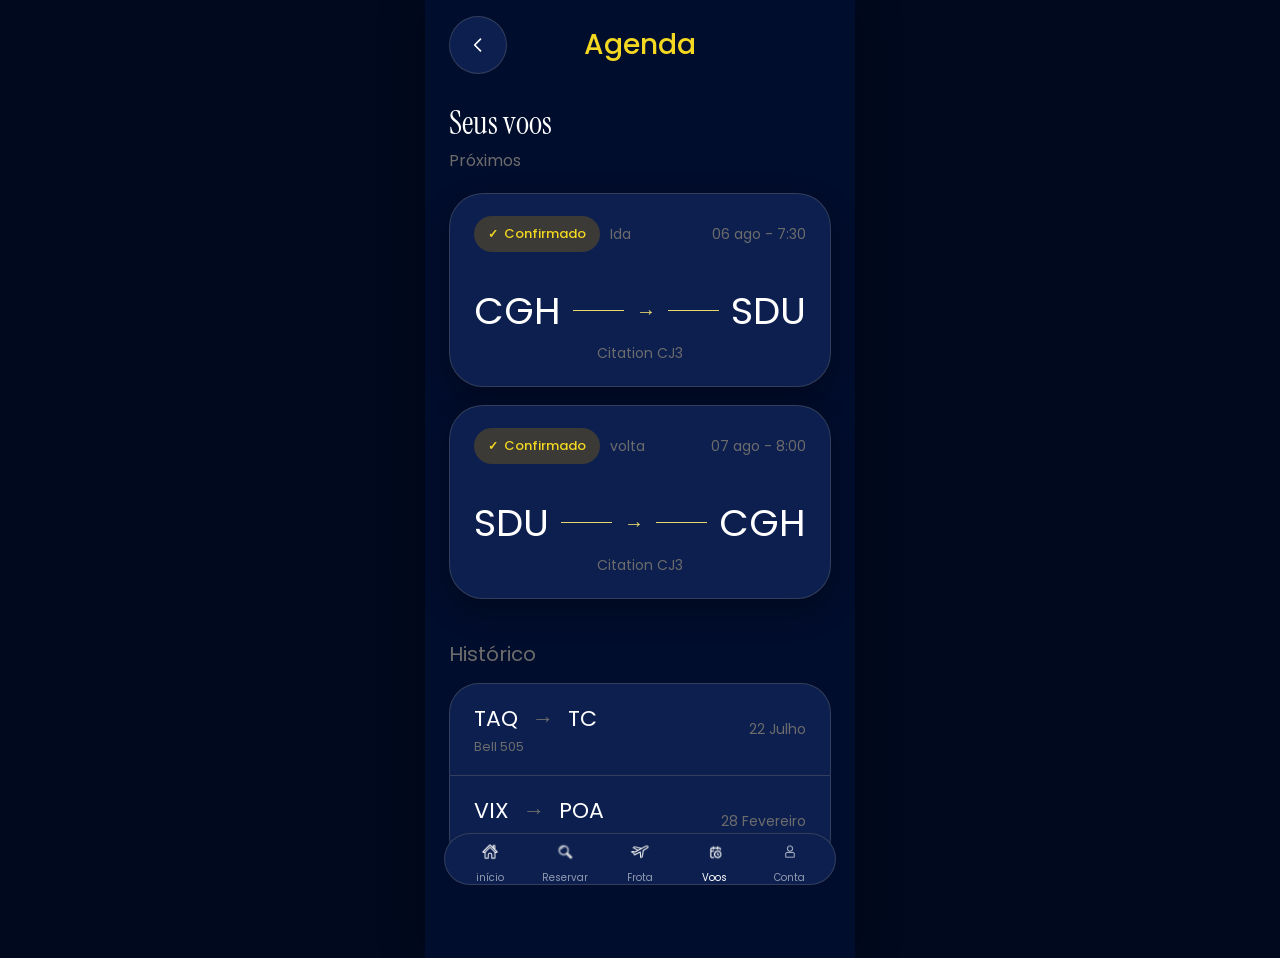
<file: voos.html>
<!DOCTYPE html>
<html lang="pt-BR">
<head>
  <meta charset="UTF-8">
  <meta name="viewport" content="width=device-width, initial-scale=1.0">
  <title>Jet-in — Agenda</title>
  <link rel="preconnect" href="https://fonts.googleapis.com">
  <link rel="preconnect" href="https://fonts.gstatic.com" crossorigin>
  <link href="https://fonts.googleapis.com/css2?family=Instrument+Serif&family=Poppins:wght@400;500&display=swap" rel="stylesheet">
  <link rel="stylesheet" href="CSS/voos.css">
</head>
<body>
  <main class="aplicativo">

    <header class="cabecalho-pagina">
      <a class="botao-voltar" href="index.html">
        <img src="imagens/voltar.svg" alt="Voltar">
      </a>
      <span class="titulo-pagina-agenda">Agenda</span>
    </header>

    <section class="introducao-voos">
      <h1>Seus voos</h1>
      <p>Próximos</p>
    </section>

    <section class="lista-voos">
      <article class="cartao-voo-agenda">
        <div class="cabecalho-voo">
          <span class="selo-confirmado">
            <span class="icone-check">✓</span>
            Confirmado
          </span>
          <span class="rotulo-trecho">Ida</span>
          <span class="data-voo">06 ago - 7:30</span>
        </div>
        <div class="rota-voo">
          <span class="codigo-aeroporto">CGH</span>
          <span class="linha-conectora"></span>
          <span class="seta-rota">→</span>
          <span class="linha-conectora"></span>
          <span class="codigo-aeroporto">SDU</span>
        </div>
        <div class="aeronave-voo">Citation CJ3</div>
      </article>

      <article class="cartao-voo-agenda">
        <div class="cabecalho-voo">
          <span class="selo-confirmado">
            <span class="icone-check">✓</span>
            Confirmado
          </span>
          <span class="rotulo-trecho">volta</span>
          <span class="data-voo">07 ago - 8:00</span>
        </div>
        <div class="rota-voo">
          <span class="codigo-aeroporto">SDU</span>
          <span class="linha-conectora"></span>
          <span class="seta-rota">→</span>
          <span class="linha-conectora"></span>
          <span class="codigo-aeroporto">CGH</span>
        </div>
        <div class="aeronave-voo">Citation CJ3</div>
      </article>
    </section>

    <section class="historico-voos">
      <h2>Histórico</h2>
      <div class="cartao-historico">
        <div class="linha-historico">
          <div>
            <div class="rota-historico">TAQ <span>→</span> TC</div>
            <div class="aeronave-historico">Bell 505</div>
          </div>
          <div class="data-historico">22 Julho</div>
        </div>

        <div class="linha-historico">
          <div>
            <div class="rota-historico">VIX <span>→</span> POA</div>
            <div class="aeronave-historico">Phenom 300E</div>
          </div>
          <div class="data-historico">28 Fevereiro</div>
        </div>
      </div>
    </section>

    <nav class="navegacao-inferior">
      <a href="index.html">
        <img class="icone" src="imagens/home.svg" alt="">
        início
      </a>
      <a href="reserva.html">
        <img class="icone" src="imagens/reserva.svg" alt="">
        Reservar
      </a>
      <a href="frota.html">
        <img class="icone" src="imagens/aviao.svg" alt="">
        Frota
      </a>
      <a class="ativo" href="voos.html">
        <img class="icone" src="imagens/voos.svg" alt="">
        Voos
      </a>
      <a href="conta.html">
        <img class="icone" src="imagens/conta.svg" alt="">
        Conta
      </a>
    </nav>

  </main>
</body>
</html>
</file>
<file: CSS/style.css>
* {
  box-sizing: border-box;
}

:root {
  --azul-marinho: #010d2c;
  --cartao: #0c1f4f;
  --amarelo: #e8d86b;
  --amarelo-forte: #f3d721;
  --cinza: #6d6c6c;
  --linha: rgba(109, 108, 108, 0.4);
}

html {
  background: #00091e;
}

body {
  margin: 0;
  min-height: 100vh;
  background: #00091e;
  color: white;
  font-family: "Poppins", sans-serif;
}

button {
  border: 0;
  font: inherit;
  cursor: pointer;
}

.aplicativo {
  position: relative;
  width: min(100%, 430px);
  min-height: 100vh;
  margin: 0 auto;
  padding-bottom: 90px;
  overflow-x: hidden;
  background: var(--azul-marinho);
}

.barra-superior {
  position: absolute;
  z-index: 5;
  top: 21px;
  left: 21px;
  right: 21px;
  height: 58px;
  display: flex;
  align-items: center;
  justify-content: space-between;
}

.botao-icone {
  width: 58px;
  height: 58px;
  border-radius: 50%;
  background: #000f36;
  display: grid;
  place-items: center;
}

.botao-icone img {
  width: 40px;
  height: 40px;
  object-fit: contain;
}

.icone {
  height: 24px;
  width: auto;
  max-width: 30px;
  flex-shrink: 0;
}

.icone-pequeno {
  height: 18px;
  width: auto;
  max-width: 24px;
  flex-shrink: 0;
  vertical-align: -4px;
}

.seta-dourada {
  transform: rotate(-45deg);
}

.logo {
  position: absolute;
  left: 70px;
  top: 15px;
  font-family: "Instrument Serif", serif;
  font-size: 24px;
}

.destaque {
  position: relative;
}

.destaque-midia {
  position: relative;
  height: 420px;
  overflow: hidden;
  border-radius: 0 0 40px 40px;
}

.destaque-imagem {
  position: absolute;
  top: -60px;
  left: 0;
  width: 100%;
  height: calc(100% + 60px);
  object-fit: cover;
}

.destaque-midia::after {
  content: "";
  position: absolute;
  inset: 0;
  background: linear-gradient(transparent 40%, var(--azul-marinho) 96%);
  pointer-events: none;
}

.destaque-texto {
  position: relative;
  z-index: 2;
  margin-top: -170px;
  margin-bottom: 40px;
  padding: 0 22px;
}

.saudacao {
  display: block;
  margin-bottom: 6px;
  color: var(--amarelo-forte);
  font-family: "Instrument Serif", serif;
  font-size: 24px;
}

.destaque-texto h1 {
  margin: 0;
  font-family: "Instrument Serif", serif;
  font-size: 32px;
  font-weight: 400;
  line-height: 1.15;
}

.destaque-texto h1 span {
  color: var(--amarelo-forte);
}

.cartao-busca {
  position: relative;
  z-index: 3;
  width: calc(100% - 60px);
  margin: -40px auto 0;
  padding: 58px 26px 8px;
  border: 1px solid var(--linha);
  border-radius: 50px;
  background: var(--cartao);
  box-shadow: 0 20px 40px rgba(0, 0, 0, 0.35);
}

.linha-localizacao {
  display: flex;
  align-items: center;
  gap: 12px;
  height: 60px;
}

.icone-localizacao {
  width: 40px;
  height: 40px;
  flex: 0 0 40px;
  border-radius: 50%;
  background: #3c4866;
  display: grid;
  place-items: center;
}

.icone-localizacao img {
  width: 28px;
  height: 28px;
  object-fit: contain;
}

.nome-localizacao {
  font-size: 20px;
  line-height: 1.1;
}

.codigo-localizacao {
  color: var(--cinza);
  font-size: 16px;
  line-height: 1.2;
}

.opcoes-busca {
  display: grid;
  grid-template-columns: 1fr 1fr;
  gap: 18px;
  margin-top: 4px;
}

.opcao {
  height: 52px;
  padding: 4px 12px;
  border: 1px solid #6d6c6c;
  border-radius: 20px;
  display: flex;
  flex-direction: column;
  align-items: center;
  justify-content: center;
  text-align: center;
}

.opcao span,
.opcao strong {
  display: block;
}

.opcao span {
  color: var(--cinza);
  font-size: 14px;
}

.opcao strong {
  font-size: 14px;
  font-weight: 400;
  white-space: nowrap;
}

.botao-busca {
  display: flex;
  align-items: center;
  justify-content: center;
  width: 100%;
  min-height: 51px;
  padding: 8px 12px;
  margin-top: 8px;
  border-radius: 10px;
  background: var(--amarelo);
  color: #000;
  font-size: 20px;
  font-weight: 500;
  text-decoration: none;
  transition: background-color 0.2s ease, transform 0.2s ease;
}

.botao-busca:hover {
  background: var(--amarelo-forte);
  transform: translateY(-2px);
}

.botao-busca:active {
  transform: translateY(0);
}

.botao-busca .icone {
  margin-left: 8px;
}

.secao {
  padding: 34px 30px 0;
}

.titulo-secao {
  display: flex;
  align-items: center;
  justify-content: space-between;
}

.titulo-secao h2 {
  margin: 0;
  font-size: 20px;
  font-weight: 400;
}

.titulo-secao button,
.titulo-secao a {
  display: flex;
  align-items: center;
  gap: 4px;
  background: transparent;
  color: var(--amarelo-forte);
  font-size: 16px;
  text-decoration: none;
  transition: opacity 0.2s ease;
}

.titulo-secao button:hover,
.titulo-secao a:hover {
  opacity: 0.7;
}

.cartao-voo {
  margin-top: 12px;
  overflow: hidden;
  border: 1px solid var(--linha);
  border-radius: 30px;
  background: var(--cartao);
  box-shadow: 0 12px 30px rgba(0, 0, 0, 0.3);
  transition: transform 0.2s ease;
}

.cartao-voo:hover {
  transform: translateY(-3px);
}

.status-voo {
  padding: 10px 26px 0;
  color: var(--amarelo);
  font-size: 16px;
}

.voo-principal {
  display: flex;
  align-items: center;
  justify-content: space-between;
  padding: 4px 26px 12px;
}

.rota {
  font-size: 24px;
}

.rota span {
  padding: 0 5px;
}

.aeronave {
  color: var(--cinza);
  font-size: 12px;
}

.horario-voo {
  text-align: right;
}

.horario-voo strong {
  display: block;
  font-size: 28px;
  font-weight: 400;
}

.horario-voo small {
  font-size: 12px;
}

.rodape-voo {
  display: flex;
  justify-content: space-between;
  padding: 9px 26px;
  border-top: 1px solid rgba(109, 108, 108, 0.5);
  font-size: 12px;
}

.secao-frota {
  padding-top: 36px;
}

.frota {
  display: grid;
  grid-template-columns: 1fr 1fr;
  gap: 8px;
  margin-top: 12px;
}

.cartao-frota {
  overflow: hidden;
  border: 1px solid var(--linha);
  border-radius: 30px;
  background: var(--cartao);
  box-shadow: 0 12px 30px rgba(0, 0, 0, 0.3);
  transition: transform 0.2s ease;
}

.cartao-frota:hover {
  transform: translateY(-3px);
}

.cartao-frota > img {
  display: block;
  width: 100%;
  height: 120px;
  object-fit: cover;
}

.info-frota {
  padding: 5px 13px 9px;
}

.info-frota span,
.info-frota strong,
.info-frota small {
  display: block;
}

.info-frota .tipo {
  color: var(--amarelo);
  font-size: 12px;
}

.info-frota strong {
  margin-top: 4px;
  font-size: 14px;
  font-weight: 400;
}

.info-frota small {
  color: var(--cinza);
  font-size: 12px;
}

.navegacao-inferior {
  position: fixed;
  z-index: 10;
  bottom: 15px;
  left: 50%;
  transform: translateX(-50%);
  width: min(calc(100% - 38px), 392px);
  height: 52px;
  padding: 3px 8px;
  display: grid;
  grid-template-columns: repeat(5, 1fr);
  border: 1px solid var(--linha);
  border-radius: 100px;
  background: var(--cartao);
}

.navegacao-inferior button,
.navegacao-inferior a {
  display: flex;
  flex-direction: column;
  align-items: center;
  justify-content: center;
  gap: 0;
  background: transparent;
  color: rgba(255, 255, 255, 0.55);
  font-size: 10px;
  text-decoration: none;
  transition: color 0.2s ease;
}

.navegacao-inferior button:hover,
.navegacao-inferior a:hover {
  color: white;
}

.navegacao-inferior button .icone,
.navegacao-inferior a .icone {
  margin-bottom: 3px;
}

.navegacao-inferior button.ativo,
.navegacao-inferior a.ativo {
  color: white;
}

@media (min-width: 600px) {
  .aplicativo {
    box-shadow: 0 0 40px rgba(0, 0, 0, .35);
  }
}

@media (max-width: 360px) {
  .destaque-texto h1 {
    font-size: 26px;
  }

  .cartao-busca {
    width: calc(100% - 36px);
    padding: 48px 18px 8px;
  }

  .secao {
    padding: 34px 18px 0;
  }

  .opcoes-busca {
    gap: 10px;
  }

  .opcao {
    padding: 4px 8px;
  }
}
</file>
<file: CSS/conta.css>
* {
  box-sizing: border-box;
}

:root {
  --azul-marinho: #010d2c;
  --cartao: #0c1f4f;
  --cartao-claro: #1f2f58;
  --amarelo: #e8d86b;
  --amarelo-forte: #f3d721;
  --cinza: #6d6c6c;
  --linha: rgba(109, 108, 108, 0.4);
}

html {
  background: #00091e;
}

body {
  margin: 0;
  min-height: 100vh;
  background: #00091e;
  color: white;
  font-family: "Poppins", sans-serif;
}

button {
  border: 0;
  font: inherit;
  cursor: pointer;
}

.aplicativo {
  position: relative;
  width: min(100%, 430px);
  min-height: 100vh;
  margin: 0 auto;
  padding-bottom: 90px;
  overflow-x: hidden;
  background: var(--azul-marinho);
}

.icone {
  height: 30px;
  width: auto;
  max-width: 30px;
  flex-shrink: 0;
}

.navegacao-inferior {
  position: fixed;
  z-index: 10;
  bottom: 15px;
  left: 50%;
  transform: translateX(-50%);
  width: min(calc(100% - 38px), 392px);
  height: 52px;
  padding: 3px 8px;
  display: grid;
  grid-template-columns: repeat(5, 1fr);
  border: 1px solid var(--linha);
  border-radius: 100px;
  background: var(--cartao);
}

.navegacao-inferior button,
.navegacao-inferior a {
  display: flex;
  flex-direction: column;
  align-items: center;
  justify-content: center;
  gap: 0;
  background: transparent;
  color: rgba(255, 255, 255, 0.55);
  font-size: 10px;
  text-decoration: none;
  transition: color 0.2s ease;
}

.navegacao-inferior button:hover,
.navegacao-inferior a:hover {
  color: white;
}

.navegacao-inferior button .icone,
.navegacao-inferior a .icone {
  margin-bottom: 3px;
}

.navegacao-inferior button.ativo,
.navegacao-inferior a.ativo {
  color: white;
}

@media (min-width: 600px) {
  .aplicativo {
    box-shadow: 0 0 40px rgba(0, 0, 0, .35);
  }
}


.cabecalho-pagina {
  position: relative;
  display: flex;
  align-items: center;
  justify-content: center;
  padding: 24px 24px 0;
}

.botao-voltar {
  position: absolute;
  left: 24px;
  width: 58px;
  height: 58px;
  border-radius: 50%;
  border: 1px solid var(--linha);
  background: var(--cartao);
  display: grid;
  place-items: center;
  text-decoration: none;
  transition: background-color 0.2s ease;
}

.botao-voltar:hover {
  background: #14285e;
}

.botao-voltar img {
  width: 20px;
  height: 20px;
}

.titulo-pagina-conta {
  color: var(--amarelo-forte);
  font-size: 28px;
  font-weight: 500;
}

.boasvindas-conta {
  padding: 34px 24px 0;
}

.boasvindas-conta h1 {
  margin: 0;
  font-family: "Instrument Serif", serif;
  font-size: 34px;
  font-weight: 400;
  line-height: 1.2;
  color: white;
}

.boasvindas-conta h1 span {
  color: var(--amarelo-forte);
}

.cartao-perfil {
  margin: 26px 24px 0;
  padding: 26px 24px;
  border: 1px solid var(--linha);
  border-radius: 34px;
  background: var(--cartao-claro);
}

.perfil-cabecalho {
  display: flex;
  align-items: center;
  justify-content: space-between;
  gap: 12px;
}

.nome-perfil {
  font-family: "Instrument Serif", serif;
  font-size: 24px;
  font-weight: 400;
  color: white;
}

.detalhe-perfil {
  margin-top: 4px;
  color: var(--cinza);
  font-size: 14px;
}

.avatar-perfil {
  flex-shrink: 0;
  width: 64px;
  height: 64px;
  border-radius: 50%;
  background: var(--amarelo);
  display: grid;
  place-items: center;
  font-family: "Instrument Serif", serif;
  font-size: 24px;
  color: #4a4a4a;
}

.estatisticas-perfil {
  display: grid;
  grid-template-columns: repeat(3, 1fr);
  gap: 10px;
  margin-top: 24px;
}

.estatistica {
  padding: 14px 8px;
  border-radius: 20px;
  background: var(--cartao);
  text-align: center;
}

.estatistica strong {
  display: block;
  font-family: "Instrument Serif", serif;
  font-size: 22px;
  font-weight: 400;
  color: var(--amarelo-forte);
}

.estatistica span {
  display: block;
  margin-top: 2px;
  font-size: 14px;
  color: white;
}

.lista-conta {
  margin: 26px 24px 0;
  border: 1px solid var(--linha);
  border-radius: 30px;
  background: var(--cartao);
  overflow: hidden;
}

.item-conta {
  display: flex;
  align-items: center;
  gap: 14px;
  width: 100%;
  padding: 18px 22px;
  background: transparent;
  color: inherit;
  text-align: left;
}

.item-conta + .item-conta {
  border-top: 1px solid var(--linha);
}

.icone-item {
  flex-shrink: 0;
  width: 52px;
  height: 52px;
  border-radius: 50%;
  background: #4a4a4a;
  display: grid;
  place-items: center;
}

.icone-item img {
  width: 26px;
  height: 26px;
  object-fit: contain;
}

.texto-item {
  flex: 1;
  min-width: 0;
}

.texto-item strong {
  display: block;
  font-size: 17px;
  font-weight: 500;
}

.texto-item span {
  display: block;
  margin-top: 2px;
  color: var(--cinza);
  font-size: 13px;
}

.seta-item {
  flex-shrink: 0;
  color: var(--cinza);
  font-size: 24px;
}

.item-info {
  cursor: default;
}

.botao-sair {
  display: block;
  width: calc(100% - 48px);
  margin: 34px auto 0;
  padding: 16px;
  border: 1px solid var(--linha);
  border-radius: 100px;
  background: transparent;
  color: var(--cinza);
  font-size: 16px;
  text-align: center;
  transition: border-color 0.2s ease, color 0.2s ease;
}

.botao-sair:hover {
  border-color: white;
  color: white;
}

@media (max-width: 360px) {
  .cartao-perfil,
  .lista-conta {
    margin-left: 18px;
    margin-right: 18px;
  }

  .avatar-perfil {
    width: 56px;
    height: 56px;
    font-size: 20px;
  }
}
</file>
<file: CSS/escolher-volta.css>
* {
  box-sizing: border-box;
}

:root {
  --azul-marinho: #010d2c;
  --cartao: #0c1f4f;
  --amarelo: #e8d86b;
  --amarelo-forte: #f3d721;
  --cinza: #6d6c6c;
  --linha: rgba(109, 108, 108, 0.4);
}

html {
  background: #00091e;
}

body {
  margin: 0;
  min-height: 100vh;
  background: #00091e;
  color: white;
  font-family: "Poppins", sans-serif;
}

button {
  border: 0;
  font: inherit;
  cursor: pointer;
}

.aplicativo {
  position: relative;
  width: min(100%, 430px);
  min-height: 100vh;
  margin: 0 auto;
  padding-bottom: 90px;
  overflow-x: hidden;
  background: var(--azul-marinho);
}

.icone {
  height: 30px;
  width: auto;
  max-width: 30px;
  flex-shrink: 0;
}

.icone-localizacao {
  width: 40px;
  height: 40px;
  flex: 0 0 40px;
  border-radius: 50%;
  background: #3c4866;
  display: grid;
  place-items: center;
}

.icone-localizacao img {
  width: 28px;
  height: 28px;
  object-fit: contain;
}

.navegacao-inferior {
  position: fixed;
  z-index: 10;
  bottom: 15px;
  left: 50%;
  transform: translateX(-50%);
  width: min(calc(100% - 38px), 392px);
  height: 52px;
  padding: 3px 8px;
  display: grid;
  grid-template-columns: repeat(5, 1fr);
  border: 1px solid var(--linha);
  border-radius: 100px;
  background: var(--cartao);
}

.navegacao-inferior button,
.navegacao-inferior a {
  display: flex;
  flex-direction: column;
  align-items: center;
  justify-content: center;
  gap: 0;
  background: transparent;
  color: rgba(255, 255, 255, 0.55);
  font-size: 10px;
  text-decoration: none;
  transition: color 0.2s ease;
}

.navegacao-inferior button:hover,
.navegacao-inferior a:hover {
  color: white;
}

.navegacao-inferior button .icone,
.navegacao-inferior a .icone {
  margin-bottom: 3px;
}

.navegacao-inferior button.ativo,
.navegacao-inferior a.ativo {
  color: white;
}

@media (min-width: 600px) {
  .aplicativo {
    box-shadow: 0 0 40px rgba(0, 0, 0, .35);
  }
}


.cabecalho-pagina {
  position: relative;
  display: flex;
  align-items: center;
  justify-content: center;
  padding: 24px 24px 0;
}

.botao-voltar {
  position: absolute;
  left: 24px;
  width: 58px;
  height: 58px;
  border-radius: 50%;
  border: 1px solid var(--linha);
  background: var(--cartao);
  display: grid;
  place-items: center;
  text-decoration: none;
  transition: background-color 0.2s ease;
}

.botao-voltar:hover {
  background: #14285e;
}

.botao-voltar img {
  width: 20px;
  height: 20px;
}

.titulo-pagina-volta {
  color: var(--amarelo-forte);
  font-size: 28px;
  font-weight: 500;
}

.cartao-destino {
  display: flex;
  align-items: center;
  gap: 14px;
  margin: 24px 24px 0;
  padding: 18px 22px;
  border: 1px solid var(--linha);
  border-radius: 30px;
  background: var(--cartao);
}

.rotulo-destino {
  margin: 0 0 2px;
  color: var(--cinza);
  font-size: 12px;
  font-weight: 500;
  letter-spacing: 0.06em;
  text-transform: uppercase;
}

.valor-destino {
  font-size: 20px;
}

.botao-pagamento {
  display: flex;
  align-items: center;
  justify-content: center;
  width: calc(100% - 48px);
  min-height: 54px;
  margin: 18px auto 0;
  border-radius: 16px;
  background: var(--amarelo);
  color: #000;
  font-size: 17px;
  font-weight: 500;
  text-decoration: none;
  transition: background-color 0.2s ease, transform 0.2s ease;
}

.botao-pagamento:hover {
  background: var(--amarelo-forte);
  transform: translateY(-2px);
}

.titulo-selecao-volta {
  padding: 30px 24px 0;
}

.titulo-selecao-volta h1 {
  margin: 0;
  font-family: "Instrument Serif", serif;
  font-size: 26px;
  font-weight: 400;
  color: white;
}

.titulo-selecao-volta h1 span {
  color: var(--amarelo-forte);
}

.lista-selecao {
  display: flex;
  flex-direction: column;
  gap: 18px;
  padding: 20px 24px 0;
}

.cartao-selecao {
  display: block;
  overflow: hidden;
  border: 2px solid var(--linha);
  border-radius: 30px;
  background: var(--cartao);
  box-shadow: 0 12px 30px rgba(0, 0, 0, 0.3);
  transition: transform 0.2s ease, border-color 0.2s ease;
  text-align: left;
  text-decoration: none;
  width: 100%;
  color: inherit;
}

.cartao-selecao:hover {
  transform: translateY(-3px);
}

.cartao-selecao.selecionado {
  border-color: var(--amarelo-forte);
}

.cartao-selecao img {
  display: block;
  width: 100%;
  height: 190px;
  object-fit: cover;
}

.info-selecao {
  display: flex;
  align-items: flex-end;
  justify-content: space-between;
  gap: 12px;
  padding: 14px 22px 18px;
}

.info-selecao .tipo {
  display: block;
  color: var(--amarelo);
  font-size: 13px;
}

.info-selecao strong {
  display: block;
  margin-top: 4px;
  font-size: 20px;
  font-weight: 400;
}

.info-selecao small {
  display: block;
  margin-top: 2px;
  color: var(--cinza);
  font-size: 13px;
}

.preco-selecao {
  flex-shrink: 0;
  text-align: right;
}

.preco-selecao span {
  display: block;
  color: var(--cinza);
  font-size: 12px;
}

.preco-selecao strong {
  display: block;
  margin-top: 2px;
  color: var(--amarelo-forte);
  font-family: "Instrument Serif", serif;
  font-size: 20px;
  font-weight: 400;
}

/* Smartphones compactos: escolher volta */
@media (max-width: 360px) {
  .cartao-destino {
    margin-left: 18px;
    margin-right: 18px;
  }

  .titulo-selecao-volta,
  .lista-selecao {
    padding-left: 18px;
    padding-right: 18px;
  }

  .botao-pagamento {
    width: calc(100% - 36px);
  }
}
</file>
<file: CSS/frota.css>
* {
  box-sizing: border-box;
}

:root {
  --azul-marinho: #010d2c;
  --cartao: #0c1f4f;
  --amarelo: #e8d86b;
  --amarelo-forte: #f3d721;
  --cinza: #6d6c6c;
  --linha: rgba(109, 108, 108, 0.4);
}

html {
  background: #00091e;
}

body {
  margin: 0;
  min-height: 100vh;
  background: #00091e;
  color: white;
  font-family: "Poppins", sans-serif;
}

button {
  border: 0;
  font: inherit;
  cursor: pointer;
}

.aplicativo {
  position: relative;
  width: min(100%, 430px);
  min-height: 100vh;
  margin: 0 auto;
  padding-bottom: 90px;
  overflow-x: hidden;
  background: var(--azul-marinho);
}

.icone {
  height: 30px;
  width: auto;
  max-width: 30px;
  flex-shrink: 0;
}

.navegacao-inferior {
  position: fixed;
  z-index: 10;
  bottom: 15px;
  left: 50%;
  transform: translateX(-50%);
  width: min(calc(100% - 38px), 392px);
  height: 52px;
  padding: 3px 8px;
  display: grid;
  grid-template-columns: repeat(5, 1fr);
  border: 1px solid var(--linha);
  border-radius: 100px;
  background: var(--cartao);
}

.navegacao-inferior button,
.navegacao-inferior a {
  display: flex;
  flex-direction: column;
  align-items: center;
  justify-content: center;
  gap: 0;
  background: transparent;
  color: rgba(255, 255, 255, 0.55);
  font-size: 10px;
  text-decoration: none;
  transition: color 0.2s ease;
}

.navegacao-inferior button:hover,
.navegacao-inferior a:hover {
  color: white;
}

.navegacao-inferior button .icone,
.navegacao-inferior a .icone {
  margin-bottom: 3px;
}

.navegacao-inferior button.ativo,
.navegacao-inferior a.ativo {
  color: white;
}

@media (min-width: 600px) {
  .aplicativo {
    box-shadow: 0 0 40px rgba(0, 0, 0, .35);
  }
}

/* ===== Página: Frota ===== */

.cabecalho-pagina {
  position: relative;
  display: flex;
  align-items: center;
  justify-content: center;
  padding: 24px 24px 0;
}

.botao-voltar {
  position: absolute;
  left: 24px;
  width: 58px;
  height: 58px;
  border-radius: 50%;
  border: 1px solid var(--linha);
  background: var(--cartao);
  display: grid;
  place-items: center;
  text-decoration: none;
  transition: background-color 0.2s ease;
}

.botao-voltar:hover {
  background: #14285e;
}

.botao-voltar img {
  width: 20px;
  height: 20px;
}

.titulo-pagina-frota {
  color: var(--amarelo-forte);
  font-size: 28px;
  font-weight: 500;
}

.introducao-frota {
  padding: 34px 24px 0;
}

.introducao-frota h1 {
  margin: 0;
  font-family: "Instrument Serif", serif;
  font-size: 32px;
  font-weight: 400;
  color: white;
}

.introducao-frota h1 span {
  color: var(--amarelo-forte);
}

.lista-frota {
  display: flex;
  flex-direction: column;
  gap: 18px;
  padding: 20px 24px 0;
}

.cartao-aeronave-lista {
  overflow: hidden;
  border: 1px solid var(--linha);
  border-radius: 30px;
  background: var(--cartao);
  box-shadow: 0 12px 30px rgba(0, 0, 0, 0.3);
  transition: transform 0.2s ease;
}

.cartao-aeronave-lista:hover {
  transform: translateY(-3px);
}

.cartao-aeronave-lista img {
  display: block;
  width: 100%;
  height: 190px;
  object-fit: cover;
}

.info-aeronave-lista {
  padding: 14px 22px 18px;
}

.info-aeronave-lista .tipo {
  display: block;
  color: var(--amarelo);
  font-size: 13px;
}

.info-aeronave-lista strong {
  display: block;
  margin-top: 4px;
  font-size: 20px;
  font-weight: 400;
}

.info-aeronave-lista small {
  display: block;
  margin-top: 2px;
  color: var(--cinza);
  font-size: 13px;
}

@media (max-width: 360px) {
  .introducao-frota,
  .lista-frota {
    padding-left: 18px;
    padding-right: 18px;
  }
}
</file>
<file: CSS/pagamento.css>
* {
  box-sizing: border-box;
}

:root {
  --azul-marinho: #010d2c;
  --cartao: #0c1f4f;
  --amarelo: #e8d86b;
  --amarelo-forte: #f3d721;
  --cinza: #6d6c6c;
  --linha: rgba(109, 108, 108, 0.4);
  --verde: #1fbf5f;
}

html {
  background: #00091e;
}

body {
  margin: 0;
  min-height: 100vh;
  background: #00091e;
  color: white;
  font-family: "Poppins", sans-serif;
}

button {
  border: 0;
  font: inherit;
  cursor: pointer;
}

.aplicativo {
  position: relative;
  width: min(100%, 430px);
  min-height: 100vh;
  margin: 0 auto;
  padding-bottom: 50px;
  overflow-x: hidden;
  background: var(--azul-marinho);
}

@media (min-width: 600px) {
  .aplicativo {
    box-shadow: 0 0 40px rgba(0, 0, 0, .35);
  }
}

/* ===== Página: Pagamento ===== */

.cabecalho-pagina {
  position: relative;
  display: flex;
  align-items: center;
  justify-content: center;
  padding: 24px 24px 0;
}

.botao-voltar {
  position: absolute;
  left: 24px;
  width: 58px;
  height: 58px;
  border-radius: 50%;
  border: 1px solid var(--linha);
  background: var(--cartao);
  display: grid;
  place-items: center;
  text-decoration: none;
  transition: background-color 0.2s ease;
}

.botao-voltar:hover {
  background: #14285e;
}

.botao-voltar img {
  width: 20px;
  height: 20px;
}

.titulo-pagina-pagamento {
  color: var(--amarelo-forte);
  font-size: 28px;
  font-weight: 500;
}

.cartao-resumo-pagamento {
  display: flex;
  flex-direction: column;
  gap: 20px;
  margin: 30px 24px 0;
  padding: 26px 24px;
  border: 1px solid var(--linha);
  border-radius: 34px;
  background: var(--cartao);
}

.trecho-pagamento + .trecho-pagamento {
  padding-top: 20px;
  border-top: 1px solid var(--linha);
}

.selo-trecho {
  display: inline-block;
  margin-bottom: 10px;
  padding: 8px 18px;
  border-radius: 100px;
  background: var(--amarelo);
  color: #000;
  font-size: 14px;
  font-weight: 500;
}

.rota-pagamento {
  font-size: 17px;
  line-height: 1.3;
}

.detalhe-pagamento {
  margin-top: 4px;
  color: var(--cinza);
  font-size: 14px;
}

.titulo-metodo {
  margin: 30px 24px 0;
  color: var(--cinza);
  font-size: 16px;
}

.selecao-metodo {
  display: grid;
  grid-template-columns: 1fr 1fr;
  gap: 10px;
  margin: 14px 24px 0;
  padding: 8px;
  border: 1px solid var(--linha);
  border-radius: 24px;
  background: var(--cartao);
}

.metodo-item {
  display: flex;
  align-items: center;
  justify-content: center;
  gap: 10px;
  min-height: 54px;
  border-radius: 16px;
  border: 1px solid transparent;
  background: transparent;
  color: var(--cinza);
  font-size: 17px;
  transition: border-color 0.2s ease, color 0.2s ease;
}

.metodo-item img {
  width: 24px;
  height: 24px;
  object-fit: contain;
}

.metodo-item.selecionado {
  border-color: var(--amarelo-forte);
  color: white;
}

.cartao-formulario {
  margin: 20px 24px 0;
  padding: 26px 24px;
  border: 1px solid var(--linha);
  border-radius: 34px;
  background: var(--cartao);
}

.campo-formulario {
  margin-bottom: 20px;
}

.campo-formulario:last-child {
  margin-bottom: 0;
}

.campo-formulario label {
  display: block;
  margin-bottom: 8px;
  font-size: 16px;
}

.campo-formulario input {
  width: 100%;
  min-height: 54px;
  padding: 14px 18px;
  border: 1px solid var(--linha);
  border-radius: 16px;
  background: #071535;
  color: white;
  font-family: "Poppins", sans-serif;
  font-size: 17px;
  letter-spacing: 0.03em;
}

.campo-formulario input:focus {
  outline: none;
  border-color: var(--amarelo-forte);
}

.linha-dupla {
  display: grid;
  grid-template-columns: 1fr 1fr;
  gap: 14px;
  margin-bottom: 0;
}

.linha-salvar {
  display: flex;
  align-items: center;
  justify-content: space-between;
  gap: 12px;
  margin: 24px 24px 0;
  color: rgba(255, 255, 255, 0.85);
  font-size: 16px;
}

.interruptor {
  flex-shrink: 0;
  width: 30px;
  height: 30px;
  border-radius: 50%;
  background: var(--cartao);
  border: 1px solid var(--linha);
  display: grid;
  place-items: center;
  color: transparent;
  transition: background-color 0.2s ease, border-color 0.2s ease;
}

.interruptor .icone-check {
  font-size: 13px;
  font-weight: 700;
}

.interruptor.ativo {
  background: var(--verde);
  border-color: var(--verde);
  color: #06331a;
}

.botao-pagar {
  display: flex;
  align-items: center;
  justify-content: center;
  width: calc(100% - 48px);
  min-height: 58px;
  margin: 34px auto 0;
  border-radius: 20px;
  background: var(--amarelo);
  color: #000;
  font-size: 18px;
  font-weight: 500;
  transition: background-color 0.2s ease, transform 0.2s ease;
}

.botao-pagar:hover {
  background: var(--amarelo-forte);
  transform: translateY(-2px);
}

@media (max-width: 360px) {
  .cartao-resumo-pagamento,
  .cartao-formulario {
    margin-left: 18px;
    margin-right: 18px;
  }

  .titulo-metodo,
  .selecao-metodo,
  .linha-salvar {
    margin-left: 18px;
    margin-right: 18px;
  }

  .botao-pagar {
    width: calc(100% - 36px);
  }
}
</file>
<file: CSS/reserva.css>
* {
  box-sizing: border-box;
}

:root {
  --azul-marinho: #010d2c;
  --cartao: #0c1f4f;
  --amarelo: #e8d86b;
  --amarelo-forte: #f3d721;
  --cinza: #6d6c6c;
  --linha: rgba(109, 108, 108, 0.4);
}

html {
  background: #00091e;
}

body {
  margin: 0;
  min-height: 100vh;
  background: #00091e;
  color: white;
  font-family: "Poppins", sans-serif;
}

button {
  border: 0;
  font: inherit;
  cursor: pointer;
}

.aplicativo {
  position: relative;
  width: min(100%, 430px);
  min-height: 100vh;
  margin: 0 auto;
  padding-bottom: 90px;
  overflow-x: hidden;
  background: var(--azul-marinho);
}

.icone {
  height: 30px;
  width: auto;
  max-width: 30px;
  flex-shrink: 0;
}

.icone-localizacao {
  width: 40px;
  height: 40px;
  flex: 0 0 40px;
  border-radius: 50%;
  background: #3c4866;
  display: grid;
  place-items: center;
}

.icone-localizacao img {
  width: 28px;
  height: 28px;
  object-fit: contain;
}

.navegacao-inferior {
  position: fixed;
  z-index: 10;
  bottom: 15px;
  left: 50%;
  transform: translateX(-50%);
  width: min(calc(100% - 38px), 392px);
  height: 52px;
  padding: 3px 8px;
  display: grid;
  grid-template-columns: repeat(5, 1fr);
  border: 1px solid var(--linha);
  border-radius: 100px;
  background: var(--cartao);
}

.navegacao-inferior button,
.navegacao-inferior a {
  display: flex;
  flex-direction: column;
  align-items: center;
  justify-content: center;
  gap: 0;
  background: transparent;
  color: rgba(255, 255, 255, 0.55);
  font-size: 10px;
  text-decoration: none;
  transition: color 0.2s ease;
}

.navegacao-inferior button:hover,
.navegacao-inferior a:hover {
  color: white;
}

.navegacao-inferior button .icone,
.navegacao-inferior a .icone {
  margin-bottom: 3px;
}

.navegacao-inferior button.ativo,
.navegacao-inferior a.ativo {
  color: white;
}

@media (min-width: 600px) {
  .aplicativo {
    box-shadow: 0 0 40px rgba(0, 0, 0, .35);
  }
}



.cabecalho-pagina {
  position: relative;
  display: flex;
  align-items: center;
  justify-content: center;
  padding: 24px 24px 0;
}

.botao-voltar {
  position: absolute;
  left: 24px;
  width: 58px;
  height: 58px;
  border-radius: 50%;
  border: 1px solid var(--linha);
  background: var(--cartao);
  display: grid;
  place-items: center;
  text-decoration: none;
  transition: background-color 0.2s ease;
}

.botao-voltar:hover {
  background: #14285e;
}

.botao-voltar img {
  width: 20px;
  height: 20px;
}

.titulo-pagina {
  font-size: 18px;
  font-weight: 500;
}

.cabecalho-busca {
  padding: 30px 24px 0;
}

.cabecalho-busca h1 {
  margin: 0 0 6px;
  font-family: "Instrument Serif", serif;
  font-size: 34px;
  font-weight: 400;
}

.cabecalho-busca p {
  margin: 0;
  color: var(--cinza);
  font-size: 14px;
}

.cartao-rota {
  margin: 24px 24px 0;
  padding: 26px 24px;
  border: 1px solid var(--linha);
  border-radius: 34px;
  background: var(--cartao);
}

.linha-rota {
  display: flex;
  align-items: center;
  gap: 14px;
}

.rotulo-rota {
  margin: 0 0 2px;
  color: var(--cinza);
  font-size: 12px;
  font-weight: 500;
  letter-spacing: 0.06em;
  text-transform: uppercase;
}

.valor-rota {
  font-size: 20px;
}

.divisor-rota {
  display: flex;
  align-items: center;
  gap: 10px;
  margin: 16px 0;
  padding-left: 54px;
}

.divisor-rota span {
  flex: 1;
  height: 1px;
  background: var(--linha);
}

.botao-trocar {
  width: 40px;
  height: 40px;
  flex: 0 0 40px;
  border-radius: 50%;
  background: #3c4866;
  display: grid;
  place-items: center;
  transition: transform 0.2s ease;
}

.botao-trocar:hover {
  transform: rotate(180deg);
}

.botao-trocar img {
  width: 20px;
  height: 20px;
}

.grade-datas {
  display: grid;
  grid-template-columns: 1fr 1fr;
  gap: 14px;
  margin: 18px 24px 0;
}

.cartao-data,
.cartao-passageiros {
  padding: 16px 20px;
  border: 1px solid var(--linha);
  border-radius: 24px;
  background: var(--cartao);
}

.cartao-passageiros {
  margin: 14px 48px 0;
}

.rotulo-caixa {
  display: flex;
  align-items: center;
  gap: 8px;
  color: var(--cinza);
  font-size: 13px;
}

.rotulo-caixa img {
  width: 20px;
  height: 20px;
  object-fit: contain;
}

.valor-caixa {
  margin-top: 8px;
  font-size: 17px;
}

.titulo-aeronave {
  margin: 30px 24px 0;
  color: var(--cinza);
  font-size: 13px;
  font-weight: 500;
  letter-spacing: 0.06em;
  text-transform: uppercase;
}

.grade-aeronaves {
  display: grid;
  grid-template-columns: repeat(3, 1fr);
  gap: 10px;
  margin: 12px 24px 0;
}

.cartao-aeronave {
  padding: 18px 12px;
  border: 1px solid var(--linha);
  border-radius: 22px;
  background: var(--cartao);
  text-align: left;
  transition: border-color 0.2s ease, transform 0.2s ease;
}

.cartao-aeronave:hover {
  transform: translateY(-3px);
}

.cartao-aeronave.selecionado {
  border-color: var(--amarelo-forte);
}

.cartao-aeronave img {
  height: 34px;
  width: auto;
  max-width: 100%;
  margin-bottom: 16px;
  object-fit: contain;
}

.cartao-aeronave strong {
  display: block;
  font-size: 14px;
  font-weight: 400;
}

.cartao-aeronave small {
  display: block;
  margin-top: 2px;
  color: var(--cinza);
  font-size: 11px;
}

.cartao-cotacao {
  margin: 30px 24px 0;
  padding: 30px 26px;
  border: 1px solid var(--linha);
  border-radius: 40px;
  background: var(--cartao);
  box-shadow: 0 20px 40px rgba(0, 0, 0, 0.35);
}

.cotacao-cabecalho {
  display: flex;
  align-items: flex-start;
  justify-content: space-between;
}

.titulo-cotacao {
  margin: 0;
  color: var(--amarelo-forte);
  font-family: "Instrument Serif", serif;
  font-size: 22px;
  font-weight: 400;
}

.icone-decolagem {
  height: 44px;
  width: auto;
}

.preco-cotacao {
  margin: 16px 0 4px;
  font-family: "Instrument Serif", serif;
  font-size: 40px;
  font-weight: 400;
}

.preco-cotacao span {
  margin-left: 8px;
  color: var(--cinza);
  font-family: "Poppins", sans-serif;
  font-size: 15px;
}

.detalhe-cotacao {
  margin: 0 0 22px;
  color: var(--cinza);
  font-size: 14px;
}

.botao-primario {
  display: flex;
  align-items: center;
  justify-content: center;
  width: 100%;
  min-height: 54px;
  border-radius: 16px;
  background: var(--amarelo);
  color: #000;
  font-size: 17px;
  font-weight: 500;
  transition: background-color 0.2s ease, transform 0.2s ease;
}

.botao-primario:hover {
  background: var(--amarelo-forte);
  transform: translateY(-2px);
}

.botao-secundario {
  display: flex;
  align-items: center;
  justify-content: center;
  width: 100%;
  min-height: 54px;
  margin-top: 12px;
  border-radius: 16px;
  border: 1px solid var(--linha);
  background: transparent;
  color: var(--cinza);
  font-size: 15px;
  transition: border-color 0.2s ease, color 0.2s ease;
}

.botao-secundario:hover {
  border-color: white;
  color: white;
}

@media (max-width: 360px) {
  .cartao-rota,
  .cartao-cotacao {
    margin-left: 18px;
    margin-right: 18px;
  }

  .grade-datas,
  .titulo-aeronave,
  .grade-aeronaves {
    margin-left: 18px;
    margin-right: 18px;
  }

  .cartao-passageiros {
    margin-left: 30px;
    margin-right: 30px;
  }
}
</file>
<file: CSS/selecionar-aeronave.css>
* {
  box-sizing: border-box;
}

:root {
  --azul-marinho: #010d2c;
  --cartao: #0c1f4f;
  --amarelo: #e8d86b;
  --amarelo-forte: #f3d721;
  --cinza: #6d6c6c;
  --linha: rgba(109, 108, 108, 0.4);
}

html {
  background: #00091e;
}

body {
  margin: 0;
  min-height: 100vh;
  background: #00091e;
  color: white;
  font-family: "Poppins", sans-serif;
}

button {
  border: 0;
  font: inherit;
  cursor: pointer;
}

.aplicativo {
  position: relative;
  width: min(100%, 430px);
  min-height: 100vh;
  margin: 0 auto;
  padding-bottom: 90px;
  overflow-x: hidden;
  background: var(--azul-marinho);
}

.icone {
  height: 30px;
  width: auto;
  max-width: 30px;
  flex-shrink: 0;
}

.navegacao-inferior {
  position: fixed;
  z-index: 10;
  bottom: 15px;
  left: 50%;
  transform: translateX(-50%);
  width: min(calc(100% - 38px), 392px);
  height: 52px;
  padding: 3px 8px;
  display: grid;
  grid-template-columns: repeat(5, 1fr);
  border: 1px solid var(--linha);
  border-radius: 100px;
  background: var(--cartao);
}

.navegacao-inferior button,
.navegacao-inferior a {
  display: flex;
  flex-direction: column;
  align-items: center;
  justify-content: center;
  gap: 0;
  background: transparent;
  color: rgba(255, 255, 255, 0.55);
  font-size: 10px;
  text-decoration: none;
  transition: color 0.2s ease;
}

.navegacao-inferior button:hover,
.navegacao-inferior a:hover {
  color: white;
}

.navegacao-inferior button .icone,
.navegacao-inferior a .icone {
  margin-bottom: 3px;
}

.navegacao-inferior button.ativo,
.navegacao-inferior a.ativo {
  color: white;
}

@media (min-width: 600px) {
  .aplicativo {
    box-shadow: 0 0 40px rgba(0, 0, 0, .35);
  }
}

.cabecalho-pagina {
  position: relative;
  display: flex;
  align-items: center;
  padding: 24px 24px 0;
}

.botao-voltar {
  width: 58px;
  height: 58px;
  flex-shrink: 0;
  border-radius: 50%;
  border: 1px solid var(--linha);
  background: var(--cartao);
  display: grid;
  place-items: center;
  text-decoration: none;
  transition: background-color 0.2s ease;
}

.botao-voltar:hover {
  background: #14285e;
}

.botao-voltar img {
  width: 20px;
  height: 20px;
}

.titulo-selecao {
  display: flex;
  align-items: center;
  justify-content: space-between;
  gap: 12px;
  padding: 30px 24px 0;
}

.titulo-selecao h1 {
  margin: 0;
  font-family: "Instrument Serif", serif;
  font-size: 30px;
  font-weight: 400;
  color: white;
}

.titulo-selecao h1 span {
  color: var(--amarelo-forte);
}

.botao-pilula {
  flex-shrink: 0;
  padding: 14px 22px;
  border-radius: 100px;
  background: var(--amarelo);
  color: #000;
  font-size: 15px;
  font-weight: 500;
  text-decoration: none;
  white-space: nowrap;
  transition: background-color 0.2s ease, transform 0.2s ease;
}

.botao-pilula:hover {
  background: var(--amarelo-forte);
  transform: translateY(-2px);
}

.lista-selecao {
  display: flex;
  flex-direction: column;
  gap: 18px;
  padding: 24px 24px 0;
}

.cartao-selecao {
  display: block;
  overflow: hidden;
  border: 2px solid var(--linha);
  border-radius: 30px;
  background: var(--cartao);
  box-shadow: 0 12px 30px rgba(0, 0, 0, 0.3);
  transition: transform 0.2s ease, border-color 0.2s ease;
  text-align: left;
  text-decoration: none;
  width: 100%;
  color: inherit;
}

.cartao-selecao:hover {
  transform: translateY(-3px);
}

.cartao-selecao.selecionado {
  border-color: var(--amarelo-forte);
}

.cartao-selecao img {
  display: block;
  width: 100%;
  height: 190px;
  object-fit: cover;
}

.info-selecao {
  display: flex;
  align-items: flex-end;
  justify-content: space-between;
  gap: 12px;
  padding: 14px 22px 18px;
}

.info-selecao .tipo {
  display: block;
  color: var(--amarelo);
  font-size: 13px;
}

.info-selecao strong {
  display: block;
  margin-top: 4px;
  font-size: 20px;
  font-weight: 400;
}

.info-selecao small {
  display: block;
  margin-top: 2px;
  color: var(--cinza);
  font-size: 13px;
}

.preco-selecao {
  flex-shrink: 0;
  text-align: right;
}

.preco-selecao span {
  display: block;
  color: var(--cinza);
  font-size: 12px;
}

.preco-selecao strong {
  display: block;
  margin-top: 2px;
  color: var(--amarelo-forte);
  font-family: "Instrument Serif", serif;
  font-size: 20px;
  font-weight: 400;
}

/* Smartphones compactos: seleção de aeronave */
@media (max-width: 360px) {
  .titulo-selecao,
  .lista-selecao {
    padding-left: 18px;
    padding-right: 18px;
  }

  .titulo-selecao h1 {
    font-size: 26px;
  }
}
</file>
<file: CSS/voos.css>
* {
  box-sizing: border-box;
}

:root {
  --azul-marinho: #010d2c;
  --cartao: #0c1f4f;
  --amarelo: #e8d86b;
  --amarelo-forte: #f3d721;
  --cinza: #6d6c6c;
  --linha: rgba(109, 108, 108, 0.4);
}

html {
  background: #00091e;
}

body {
  margin: 0;
  min-height: 100vh;
  background: #00091e;
  color: white;
  font-family: "Poppins", sans-serif;
}

button {
  border: 0;
  font: inherit;
  cursor: pointer;
}

.aplicativo {
  position: relative;
  width: min(100%, 430px);
  min-height: 100vh;
  margin: 0 auto;
  padding-bottom: 90px;
  overflow-x: hidden;
  background: var(--azul-marinho);
}

.icone {
  height: 30px;
  width: auto;
  max-width: 30px;
  flex-shrink: 0;
}

.navegacao-inferior {
  position: fixed;
  z-index: 10;
  bottom: 15px;
  left: 50%;
  transform: translateX(-50%);
  width: min(calc(100% - 38px), 392px);
  height: 52px;
  padding: 3px 8px;
  display: grid;
  grid-template-columns: repeat(5, 1fr);
  border: 1px solid var(--linha);
  border-radius: 100px;
  background: var(--cartao);
}

.navegacao-inferior button,
.navegacao-inferior a {
  display: flex;
  flex-direction: column;
  align-items: center;
  justify-content: center;
  gap: 0;
  background: transparent;
  color: rgba(255, 255, 255, 0.55);
  font-size: 10px;
  text-decoration: none;
  transition: color 0.2s ease;
}

.navegacao-inferior button:hover,
.navegacao-inferior a:hover {
  color: white;
}

.navegacao-inferior button .icone,
.navegacao-inferior a .icone {
  margin-bottom: 3px;
}

.navegacao-inferior button.ativo,
.navegacao-inferior a.ativo {
  color: white;
}

@media (min-width: 600px) {
  .aplicativo {
    box-shadow: 0 0 40px rgba(0, 0, 0, .35);
  }
}

/* ===== Página: Agenda ===== */

.cabecalho-pagina {
  position: relative;
  display: flex;
  align-items: center;
  justify-content: center;
  padding: 24px 24px 0;
}

.botao-voltar {
  position: absolute;
  left: 24px;
  width: 58px;
  height: 58px;
  border-radius: 50%;
  border: 1px solid var(--linha);
  background: var(--cartao);
  display: grid;
  place-items: center;
  text-decoration: none;
  transition: background-color 0.2s ease;
}

.botao-voltar:hover {
  background: #14285e;
}

.botao-voltar img {
  width: 20px;
  height: 20px;
}

.titulo-pagina-agenda {
  color: var(--amarelo-forte);
  font-size: 28px;
  font-weight: 500;
}

.introducao-voos {
  padding: 36px 24px 0;
}

.introducao-voos h1 {
  margin: 0 0 4px;
  font-family: "Instrument Serif", serif;
  font-size: 32px;
  font-weight: 400;
}

.introducao-voos p {
  margin: 0;
  color: var(--cinza);
  font-size: 16px;
}

.lista-voos {
  display: flex;
  flex-direction: column;
  gap: 18px;
  padding: 20px 24px 0;
}

.cartao-voo-agenda {
  padding: 22px 24px;
  border: 1px solid var(--linha);
  border-radius: 34px;
  background: var(--cartao);
  box-shadow: 0 12px 30px rgba(0, 0, 0, 0.3);
}

.cabecalho-voo {
  display: flex;
  align-items: center;
  gap: 10px;
}

.selo-confirmado {
  display: flex;
  align-items: center;
  gap: 6px;
  padding: 8px 14px;
  border-radius: 20px;
  background: #3b3a37;
  color: var(--amarelo-forte);
  font-size: 13px;
  font-weight: 500;
  white-space: nowrap;
}

.icone-check {
  font-size: 12px;
  font-weight: 700;
}

.rotulo-trecho {
  color: var(--cinza);
  font-size: 14px;
}

.data-voo {
  margin-left: auto;
  color: var(--cinza);
  font-size: 14px;
  white-space: nowrap;
}

.rota-voo {
  display: flex;
  align-items: center;
  gap: 12px;
  margin-top: 30px;
}

.codigo-aeroporto {
  font-size: 38px;
}

.linha-conectora {
  flex: 1;
  height: 1px;
  background: var(--amarelo);
}

.seta-rota {
  flex-shrink: 0;
  color: var(--amarelo);
  font-size: 20px;
  font-weight: 700;
}

.aeronave-voo {
  margin-top: 4px;
  text-align: center;
  color: var(--cinza);
  font-size: 14px;
}

.historico-voos {
  padding: 40px 24px 0;
}

.historico-voos h2 {
  margin: 0 0 14px;
  color: var(--cinza);
  font-size: 20px;
  font-weight: 400;
}

.cartao-historico {
  border: 1px solid var(--linha);
  border-radius: 30px;
  background: var(--cartao);
  overflow: hidden;
}

.linha-historico {
  display: flex;
  align-items: center;
  justify-content: space-between;
  padding: 18px 24px;
}

.linha-historico + .linha-historico {
  border-top: 1px solid var(--linha);
}

.rota-historico {
  font-size: 22px;
}

.rota-historico span {
  padding: 0 8px;
  color: var(--cinza);
}

.aeronave-historico {
  margin-top: 2px;
  color: var(--cinza);
  font-size: 13px;
}

.data-historico {
  color: var(--cinza);
  font-size: 14px;
  white-space: nowrap;
}

@media (max-width: 360px) {
  .introducao-voos,
  .lista-voos,
  .historico-voos {
    padding-left: 18px;
    padding-right: 18px;
  }

  .codigo-aeroporto {
    font-size: 32px;
  }
}
</file>
